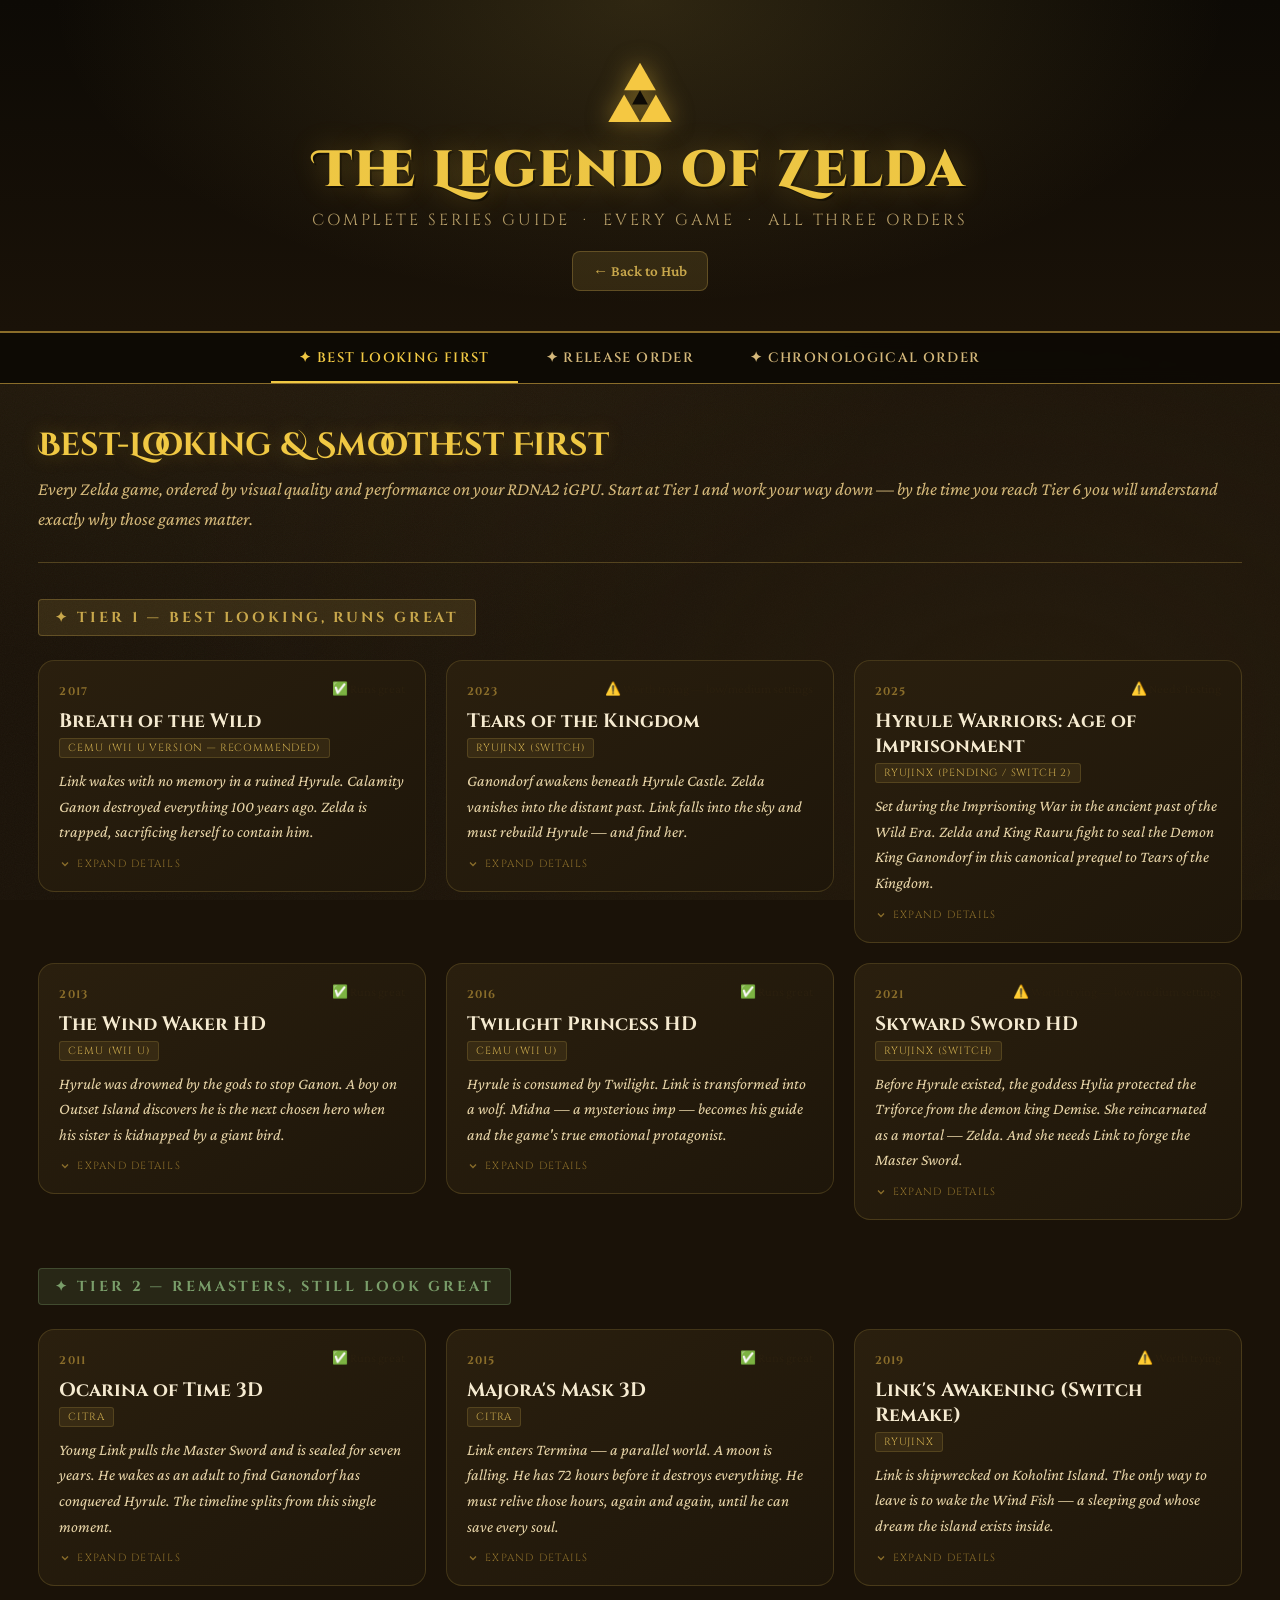
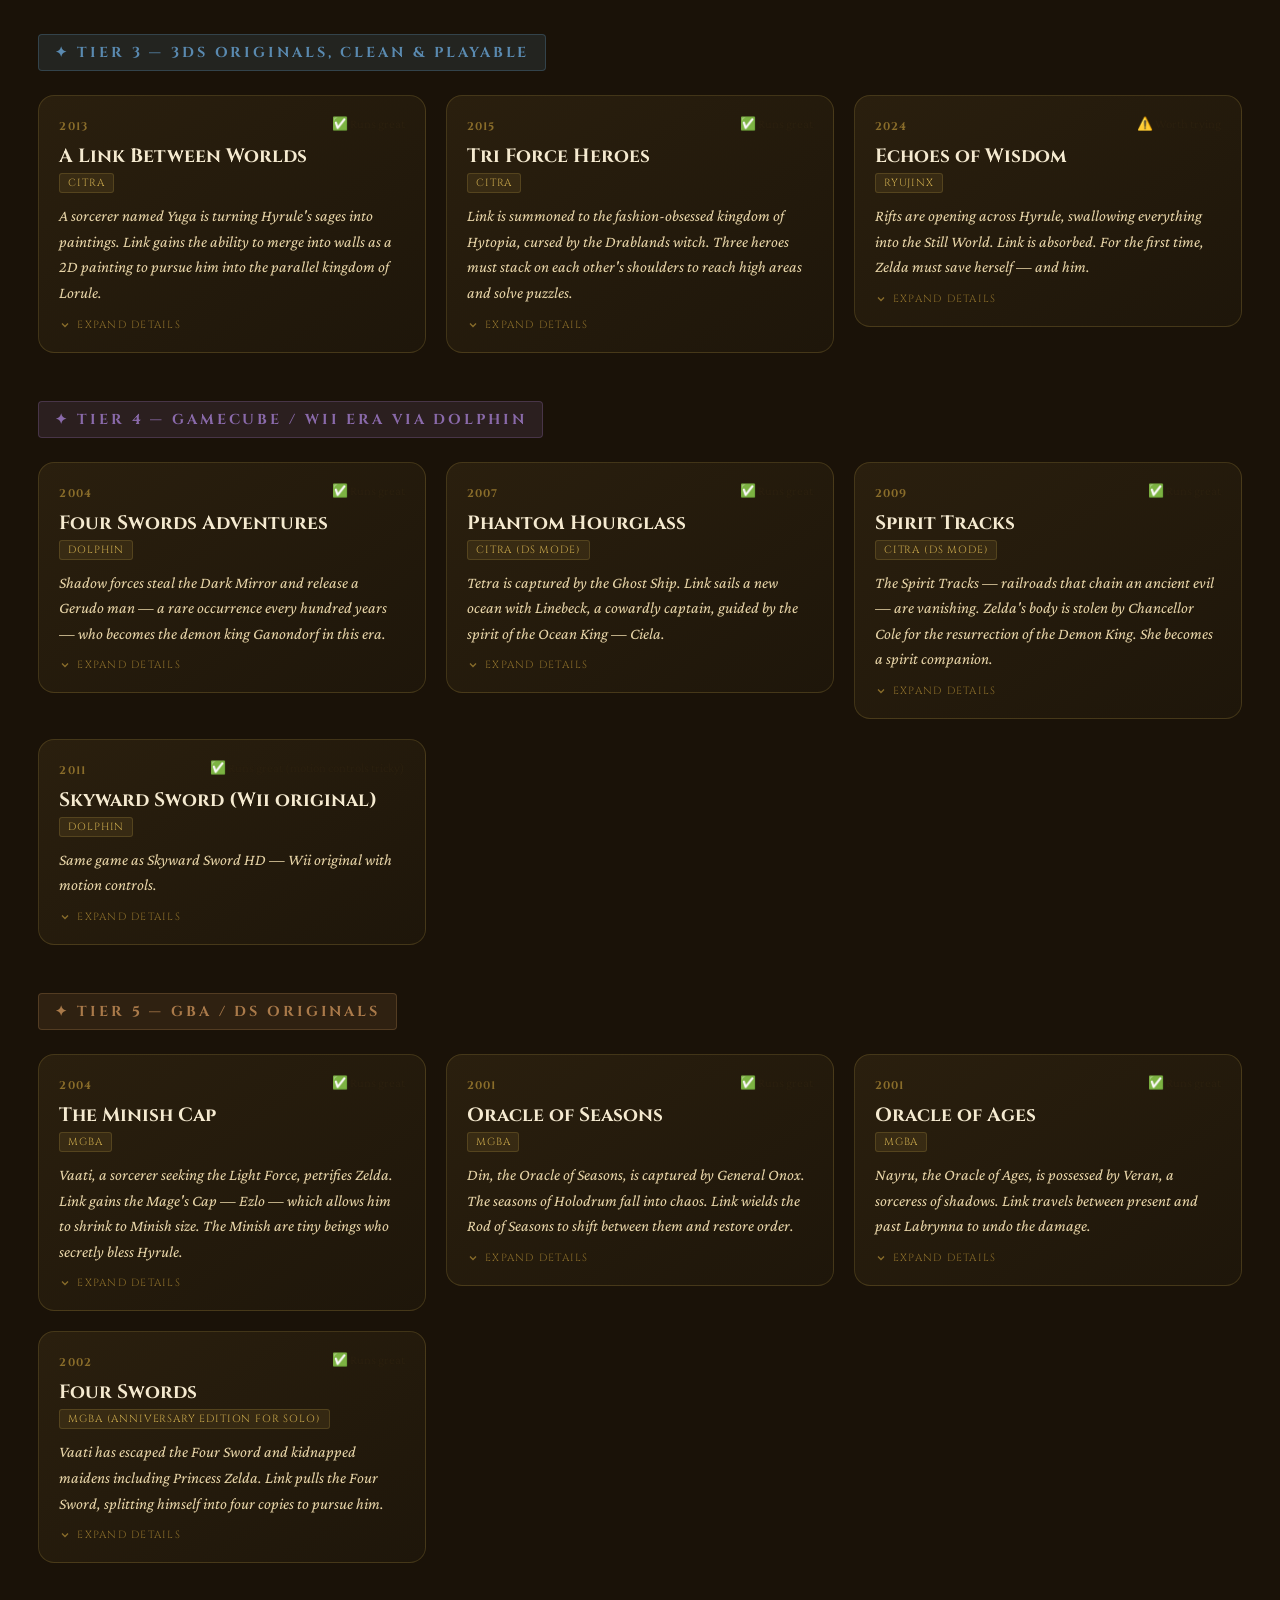
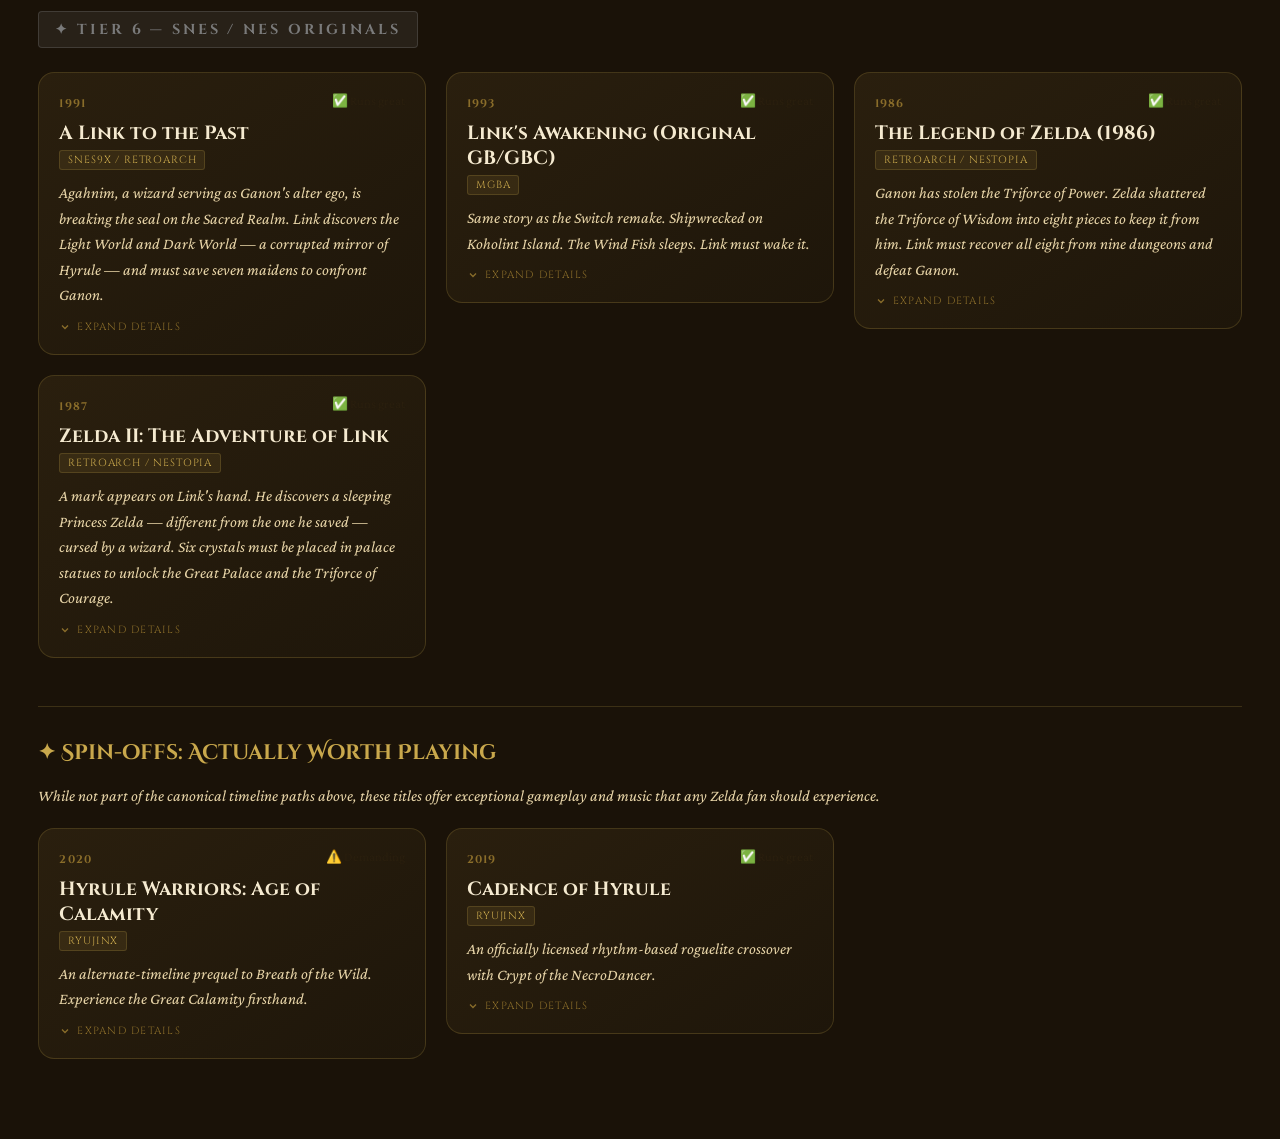
<file: Zelda/index.html>
<!DOCTYPE html>
<html lang="en">
<head>
  <meta charset="UTF-8">
  <meta name="viewport" content="width=device-width, initial-scale=1.0">
  <title>The Legend of Zelda — Complete Series Guide</title>
  <link rel="stylesheet" href="style.css">

  <!-- Modal styles (kept here to avoid file bloat) -->
  <style>
    #modal-overlay {
      position: fixed; inset: 0; z-index: 1000;
      background: rgba(10, 8, 4, 0.88);
      backdrop-filter: blur(6px);
      display: flex; align-items: center; justify-content: center;
      padding: 20px;
      opacity: 0; pointer-events: none;
      transition: opacity 0.3s ease;
    }
    #modal-overlay.open {
      opacity: 1; pointer-events: all;
    }
    #modal-box {
      background: linear-gradient(145deg, #2f2210 0%, #1a1208 100%);
      border: 1px solid rgba(201,168,76,0.35);
      border-radius: 16px;
      max-width: 680px; width: 100%;
      max-height: 85vh;
      overflow-y: auto;
      position: relative;
      padding: 32px;
      box-shadow: 0 24px 80px rgba(0,0,0,0.8), 0 0 40px rgba(201,168,76,0.08);
      transform: translateY(20px);
      transition: transform 0.3s ease;
    }
    #modal-overlay.open #modal-box { transform: translateY(0); }
    #modal-close {
      position: absolute; top: 16px; right: 16px;
      background: rgba(201,168,76,0.1);
      border: 1px solid rgba(201,168,76,0.2);
      border-radius: 50%;
      width: 36px; height: 36px;
      cursor: pointer;
      color: var(--gold);
      font-size: 1.1rem;
      display: flex; align-items: center; justify-content: center;
      transition: background 0.2s;
      line-height: 1;
    }
    #modal-close:hover { background: rgba(201,168,76,0.2); }
    #modal-box .detail-row {
      display: grid; grid-template-columns: 130px 1fr;
      gap: 8px; margin-bottom: 10px; align-items: baseline;
    }
    @media (max-width: 500px) {
      #modal-box { padding: 20px 16px; }
      #modal-box .detail-row { grid-template-columns: 1fr; gap: 2px; }
    }

    /* Spinoff section */
    .spinoff-section {
      margin-top: 48px;
      padding-top: 32px;
      border-top: 1px solid rgba(201,168,76,0.2);
    }
    .spinoff-section h3 {
      font-family: 'Cinzel Decorative', serif;
      font-size: clamp(0.95rem, 2.5vw, 1.3rem);
      color: var(--gold);
      margin-bottom: 20px;
    }
  </style>
</head>
<body>

  <!-- ─── HEADER ─── -->
  <header id="site-header">
    <div class="triforce-glyph" aria-hidden="true">
      <svg viewBox="0 0 100 87" xmlns="http://www.w3.org/2000/svg" width="80" height="70">
        <polygon points="50,3 72,41 28,41" fill="#f5c842"/>
        <polygon points="6,85 28,47 50,85" fill="#f5c842"/>
        <polygon points="72,47 94,85 50,85" fill="#f5c842"/>
        <polygon points="50,41 61,61 39,61" fill="#0d0a05"/>
      </svg>
    </div>

    <h1 class="site-title">The Legend of Zelda</h1>
    <p class="site-subtitle">Complete Series Guide &nbsp;·&nbsp; Every Game &nbsp;·&nbsp; All Three Orders</p>
    <a href="../index.html" class="back-link">&larr; Back to Hub</a>
  </header>

  <!-- ─── TAB NAV ─── -->
  <nav id="tab-nav" aria-label="Section navigation">
    <button class="tab-btn active" data-tab="visual">
      ✦ Best Looking First
    </button>
    <button class="tab-btn" data-tab="release">
      ✦ Release Order
    </button>
    <button class="tab-btn" data-tab="chrono">
      ✦ Chronological Order
    </button>
  </nav>

  <!-- ─── MAIN CONTENT ─── -->
  <main id="main-content">

    <!-- Section 1: Visual / Performance Order -->
    <div id="section-visual" class="section-panel active">
      <!-- Rendered by JS -->
    </div>

    <!-- Section 2: Release Order -->
    <div id="section-release" class="section-panel">
      <!-- Rendered by JS -->
    </div>

    <!-- Section 3: Chronological Order -->
    <div id="section-chrono" class="section-panel">
      <!-- Rendered by JS -->
    </div>

  </main>

  <!-- ─── MODAL ─── -->
  <div id="modal-overlay" role="dialog" aria-modal="true" aria-label="Game details">
    <div id="modal-box">
      <button id="modal-close" aria-label="Close">✕</button>
      <div id="modal-body"></div>
    </div>
  </div>

  <!-- ─── SCRIPTS ─── -->
  <script src="data.js"></script>
  <script src="app.js"></script>

</body>
</html>
</file>
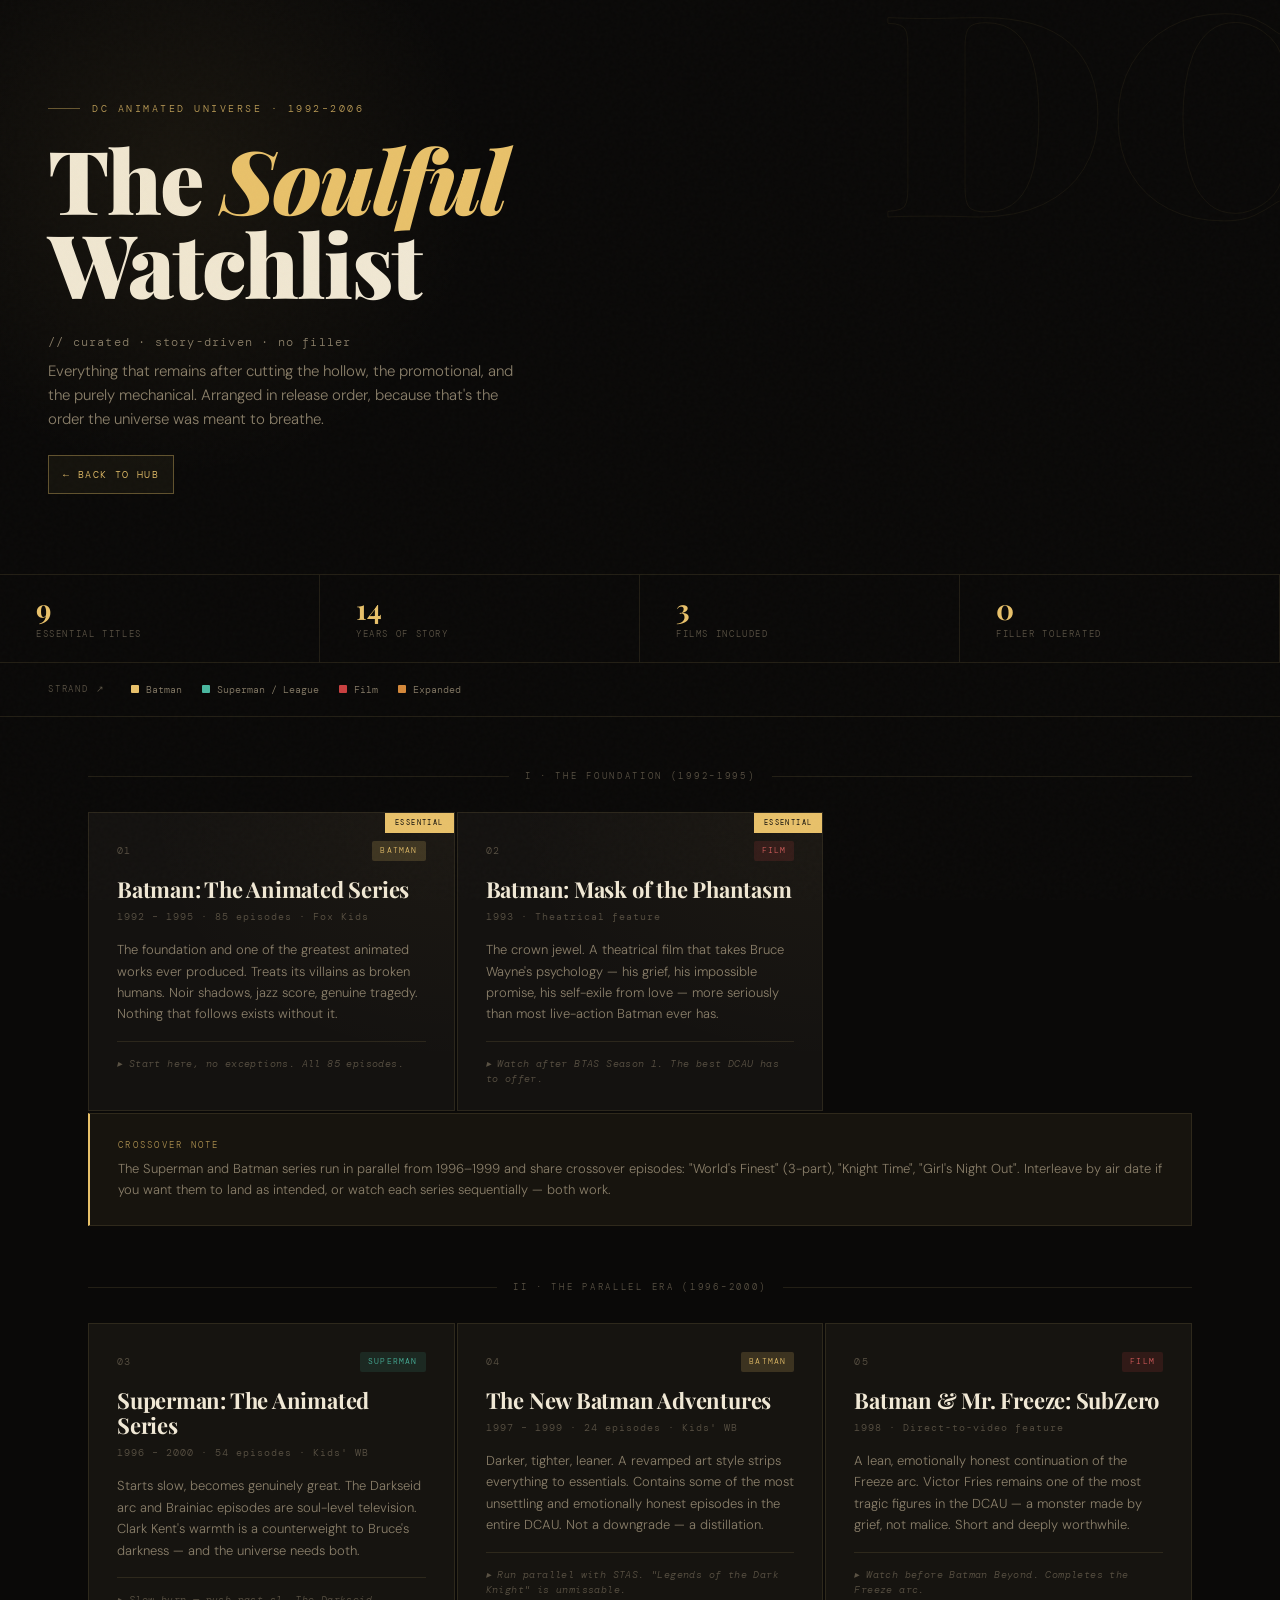
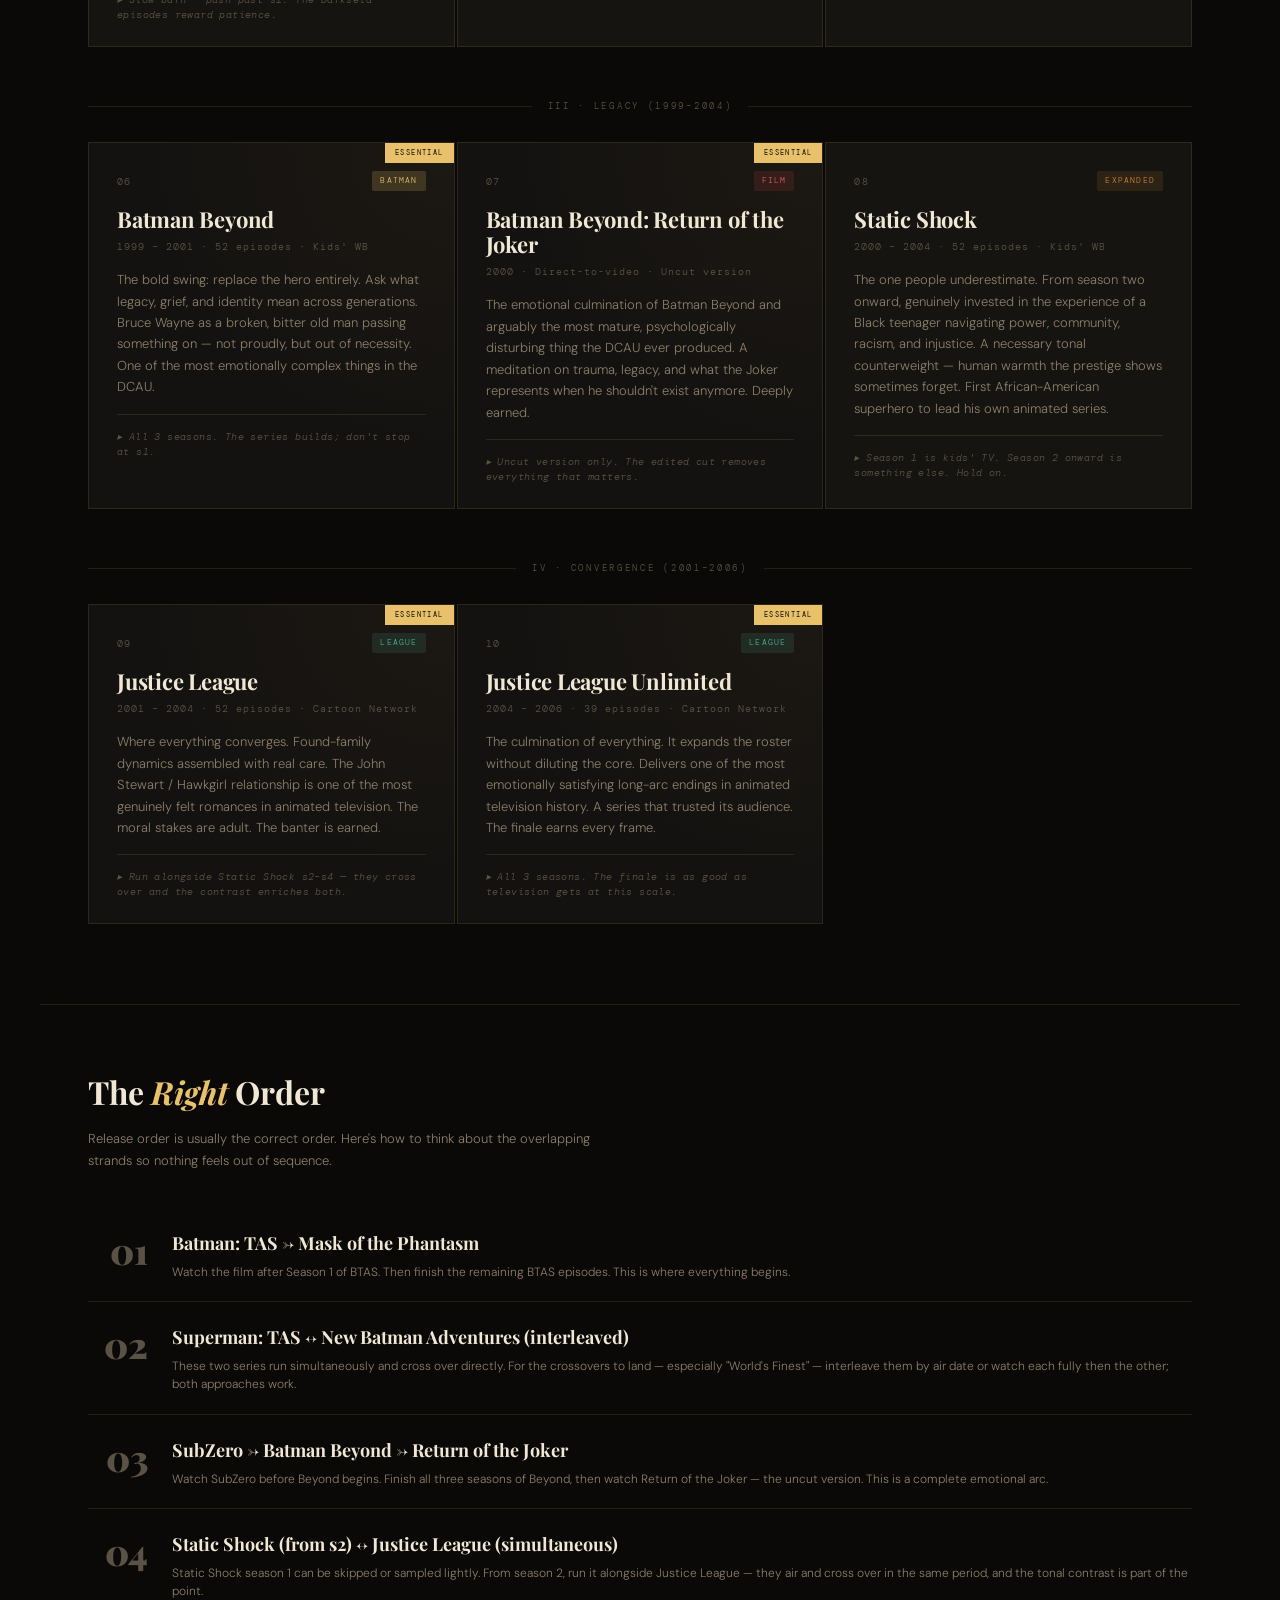
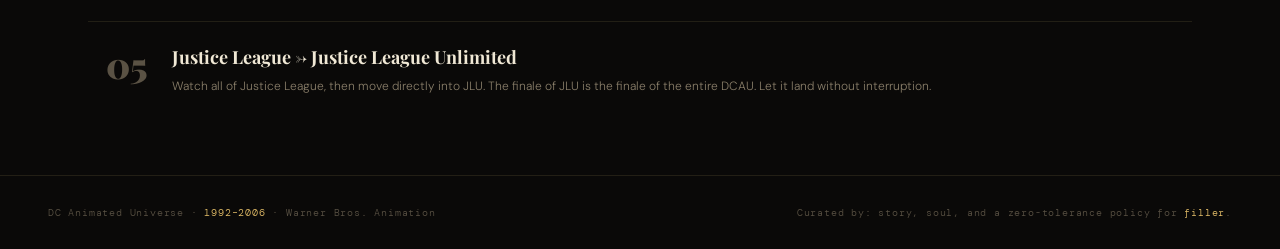
<file: dcau-watchlist.html>
<!DOCTYPE html>
<html lang="en">
<head>
<meta charset="UTF-8">
<meta name="viewport" content="width=device-width, initial-scale=1.0">
<title>DCAU — The Soulful Watchlist</title>
<link rel="preconnect" href="https://fonts.googleapis.com">
<link href="https://fonts.googleapis.com/css2?family=Playfair+Display:ital,wght@0,400;0,700;0,900;1,400;1,700&family=DM+Mono:ital,wght@0,300;0,400;1,300&family=DM+Sans:wght@300;400;500&display=swap" rel="stylesheet">
<style>
  *, *::before, *::after { box-sizing: border-box; margin: 0; padding: 0; }

  :root {
    --bg: #0a0908;
    --bg2: #111009;
    --surface: #161410;
    --border: rgba(255,220,140,0.10);
    --gold: #e8c16a;
    --gold-dim: rgba(232,193,106,0.18);
    --gold-glow: rgba(232,193,106,0.06);
    --red: #c94040;
    --red-dim: rgba(201,64,64,0.15);
    --teal: #4ab8a0;
    --teal-dim: rgba(74,184,160,0.12);
    --amber: #d4883a;
    --amber-dim: rgba(212,136,58,0.12);
    --text: #f0e8d5;
    --text-muted: #8a7f6a;
    --text-dim: #5a5244;
    --font-display: 'Playfair Display', Georgia, serif;
    --font-mono: 'DM Mono', monospace;
    --font-body: 'DM Sans', sans-serif;
  }

  html { scroll-behavior: smooth; }

  body {
    background: var(--bg);
    color: var(--text);
    font-family: var(--font-body);
    font-weight: 300;
    line-height: 1.7;
    min-height: 100vh;
    overflow-x: hidden;
  }

  /* Grain texture overlay */
  body::before {
    content: '';
    position: fixed;
    inset: 0;
    background-image: url("data:image/svg+xml,%3Csvg viewBox='0 0 256 256' xmlns='http://www.w3.org/2000/svg'%3E%3Cfilter id='noise'%3E%3CfeTurbulence type='fractalNoise' baseFrequency='0.9' numOctaves='4' stitchTiles='stitch'/%3E%3C/filter%3E%3Crect width='100%25' height='100%25' filter='url(%23noise)' opacity='0.04'/%3E%3C/svg%3E");
    pointer-events: none;
    z-index: 1000;
    opacity: 0.45;
  }

  /* Hero */
  .hero {
    position: relative;
    padding: 100px 48px 80px;
    border-bottom: 1px solid var(--border);
    overflow: hidden;
  }

  .hero::before {
    content: '';
    position: absolute;
    top: -120px; left: -120px;
    width: 600px; height: 600px;
    background: radial-gradient(circle, rgba(232,193,106,0.07) 0%, transparent 70%);
    pointer-events: none;
  }

  .hero::after {
    content: 'DC';
    position: absolute;
    right: -30px; top: -40px;
    font-family: var(--font-display);
    font-weight: 900;
    font-size: clamp(180px, 22vw, 320px);
    color: transparent;
    -webkit-text-stroke: 1px rgba(232,193,106,0.06);
    line-height: 1;
    pointer-events: none;
    user-select: none;
  }

  .hero-eyebrow {
    font-family: var(--font-mono);
    font-size: 10px;
    letter-spacing: 0.25em;
    text-transform: uppercase;
    color: var(--gold);
    opacity: 0.8;
    margin-bottom: 20px;
    display: flex;
    align-items: center;
    gap: 12px;
  }

  .hero-eyebrow::before {
    content: '';
    display: inline-block;
    width: 32px;
    height: 1px;
    background: var(--gold);
    opacity: 0.5;
  }

  .hero-title {
    font-family: var(--font-display);
    font-size: clamp(42px, 7vw, 88px);
    font-weight: 900;
    line-height: 0.95;
    letter-spacing: -0.02em;
    margin-bottom: 8px;
    max-width: 700px;
  }

  .hero-title em {
    font-style: italic;
    color: var(--gold);
  }

  .hero-subtitle {
    font-family: var(--font-mono);
    font-size: 12px;
    color: var(--text-muted);
    letter-spacing: 0.1em;
    margin-top: 28px;
    margin-bottom: 6px;
  }

  .hero-desc {
    font-size: 15px;
    color: var(--text-muted);
    max-width: 480px;
    line-height: 1.6;
    font-weight: 300;
  }

  .hero-actions {
    margin-top: 24px;
  }

  .hub-button {
    display: inline-flex;
    align-items: center;
    gap: 8px;
    font-family: var(--font-mono);
    font-size: 10px;
    letter-spacing: 0.14em;
    text-transform: uppercase;
    color: var(--gold);
    text-decoration: none;
    border: 1px solid rgba(232,193,106,0.36);
    padding: 10px 14px;
    background: rgba(232,193,106,0.05);
    transition: border-color 0.2s ease, background-color 0.2s ease, color 0.2s ease, transform 0.2s ease;
  }

  .hub-button:hover {
    border-color: var(--gold);
    background: rgba(232,193,106,0.12);
    color: #f7de9d;
    transform: translateY(-1px);
  }

  /* Stats bar */
  .stats-bar {
    display: flex;
    gap: 0;
    border-bottom: 1px solid var(--border);
    flex-wrap: wrap;
  }

  .stat {
    padding: 20px 36px;
    border-right: 1px solid var(--border);
    flex: 1;
    min-width: 120px;
  }

  .stat-num {
    font-family: var(--font-display);
    font-size: 28px;
    font-weight: 700;
    color: var(--gold);
    line-height: 1;
  }

  .stat-label {
    font-family: var(--font-mono);
    font-size: 9px;
    letter-spacing: 0.18em;
    text-transform: uppercase;
    color: var(--text-dim);
    margin-top: 4px;
  }

  /* Timeline */
  .timeline-container {
    padding: 0 48px 80px;
    max-width: 1200px;
    margin: 0 auto;
  }

  .strand-header {
    display: flex;
    align-items: center;
    gap: 16px;
    padding: 52px 0 28px;
  }

  .strand-line {
    flex: 1;
    height: 1px;
    background: var(--border);
  }

  .strand-label {
    font-family: var(--font-mono);
    font-size: 9px;
    letter-spacing: 0.3em;
    text-transform: uppercase;
    color: var(--text-dim);
    white-space: nowrap;
  }

  /* Card grid */
  .card-grid {
    display: grid;
    grid-template-columns: repeat(auto-fill, minmax(300px, 1fr));
    gap: 2px;
  }

  .card {
    position: relative;
    background: var(--surface);
    border: 1px solid var(--border);
    padding: 28px 28px 24px;
    cursor: default;
    transition: border-color 0.3s, background 0.3s, transform 0.2s;
    overflow: hidden;
    animation: fadeUp 0.5s ease both;
  }

  @keyframes fadeUp {
    from { opacity: 0; transform: translateY(16px); }
    to   { opacity: 1; transform: translateY(0); }
  }

  .card:nth-child(1) { animation-delay: 0.05s; }
  .card:nth-child(2) { animation-delay: 0.10s; }
  .card:nth-child(3) { animation-delay: 0.15s; }
  .card:nth-child(4) { animation-delay: 0.20s; }
  .card:nth-child(5) { animation-delay: 0.25s; }
  .card:nth-child(6) { animation-delay: 0.30s; }
  .card:nth-child(7) { animation-delay: 0.35s; }
  .card:nth-child(8) { animation-delay: 0.40s; }
  .card:nth-child(9) { animation-delay: 0.45s; }

  .card:hover {
    border-color: rgba(232,193,106,0.28);
    background: #1a1712;
    transform: translateY(-2px);
  }

  .card::before {
    content: '';
    position: absolute;
    top: 0; left: 0; right: 0;
    height: 2px;
    opacity: 0;
    transition: opacity 0.3s;
  }

  .card:hover::before { opacity: 1; }

  /* Accent colours per strand */
  .card.strand-batman::before { background: var(--gold); }
  .card.strand-superman::before { background: var(--teal); }
  .card.strand-league::before { background: var(--teal); }
  .card.strand-film::before { background: var(--red); }
  .card.strand-expanded::before { background: var(--amber); }

  .card-number {
    font-family: var(--font-mono);
    font-size: 10px;
    color: var(--text-dim);
    letter-spacing: 0.12em;
    margin-bottom: 16px;
    display: flex;
    align-items: center;
    justify-content: space-between;
  }

  .card-badge {
    font-family: var(--font-mono);
    font-size: 8px;
    letter-spacing: 0.15em;
    text-transform: uppercase;
    padding: 3px 8px;
    border-radius: 2px;
  }

  .badge-batman  { background: var(--gold-dim);  color: var(--gold); }
  .badge-superman{ background: var(--teal-dim);  color: var(--teal); }
  .badge-film    { background: var(--red-dim);   color: #e06060; }
  .badge-expanded{ background: var(--amber-dim); color: var(--amber); }
  .badge-league  { background: var(--teal-dim);  color: var(--teal); }

  .card-title {
    font-family: var(--font-display);
    font-size: 22px;
    font-weight: 700;
    line-height: 1.15;
    letter-spacing: -0.01em;
    margin-bottom: 6px;
    color: var(--text);
  }

  .card-years {
    font-family: var(--font-mono);
    font-size: 10px;
    color: var(--text-dim);
    letter-spacing: 0.1em;
    margin-bottom: 14px;
  }

  .card-desc {
    font-size: 13px;
    color: var(--text-muted);
    line-height: 1.65;
    font-weight: 300;
  }

  .card-note {
    margin-top: 16px;
    padding-top: 14px;
    border-top: 1px solid var(--border);
    font-family: var(--font-mono);
    font-size: 10px;
    color: var(--text-dim);
    letter-spacing: 0.04em;
    font-style: italic;
    line-height: 1.5;
  }

  /* Essential flag */
  .card.essential {
    background: #141210;
  }

  .essential-flag {
    position: absolute;
    top: 0; right: 0;
    background: var(--gold);
    color: #0a0908;
    font-family: var(--font-mono);
    font-size: 7px;
    font-weight: 400;
    letter-spacing: 0.2em;
    text-transform: uppercase;
    padding: 4px 10px;
  }

  /* Glow on essential cards */
  .card.essential::after {
    content: '';
    position: absolute;
    inset: 0;
    background: radial-gradient(ellipse at top right, rgba(232,193,106,0.04), transparent 60%);
    pointer-events: none;
  }

  /* Interlude notes */
  .interlude {
    padding: 24px 28px;
    border: 1px solid var(--border);
    border-left: 2px solid var(--gold);
    margin: 2px 0;
    background: var(--gold-glow);
  }

  .interlude-label {
    font-family: var(--font-mono);
    font-size: 9px;
    letter-spacing: 0.25em;
    text-transform: uppercase;
    color: var(--gold);
    margin-bottom: 6px;
    opacity: 0.7;
  }

  .interlude-text {
    font-size: 13px;
    color: var(--text-muted);
    line-height: 1.6;
  }

  /* Order guide section */
  .order-section {
    padding: 60px 48px;
    border-top: 1px solid var(--border);
    max-width: 1200px;
    margin: 0 auto;
  }

  .order-section h2 {
    font-family: var(--font-display);
    font-size: 32px;
    font-weight: 700;
    margin-bottom: 8px;
  }

  .order-section h2 em { color: var(--gold); font-style: italic; }

  .order-intro {
    font-size: 13px;
    color: var(--text-muted);
    margin-bottom: 36px;
    max-width: 520px;
  }

  .order-timeline {
    display: flex;
    flex-direction: column;
    gap: 0;
  }

  .order-step {
    display: grid;
    grid-template-columns: 60px 1fr;
    gap: 0 24px;
    align-items: start;
    padding: 20px 0;
    border-bottom: 1px solid var(--border);
    position: relative;
  }

  .order-step:last-child { border-bottom: none; }

  .order-num {
    font-family: var(--font-display);
    font-size: 36px;
    font-weight: 900;
    color: var(--text-dim);
    line-height: 1;
    padding-top: 4px;
    text-align: right;
    transition: color 0.2s;
  }

  .order-step:hover .order-num { color: var(--gold); }

  .order-content {}

  .order-title {
    font-family: var(--font-display);
    font-size: 18px;
    font-weight: 700;
    margin-bottom: 4px;
  }

  .order-note {
    font-size: 12px;
    color: var(--text-muted);
    line-height: 1.55;
  }

  /* Footer */
  footer {
    border-top: 1px solid var(--border);
    padding: 28px 48px;
    display: flex;
    justify-content: space-between;
    align-items: center;
    flex-wrap: wrap;
    gap: 12px;
  }

  footer p {
    font-family: var(--font-mono);
    font-size: 10px;
    color: var(--text-dim);
    letter-spacing: 0.08em;
  }

  footer span { color: var(--gold); }

  /* Legend */
  .legend {
    display: flex;
    gap: 20px;
    flex-wrap: wrap;
    padding: 18px 48px;
    border-bottom: 1px solid var(--border);
    align-items: center;
  }

  .legend-label {
    font-family: var(--font-mono);
    font-size: 9px;
    letter-spacing: 0.2em;
    text-transform: uppercase;
    color: var(--text-dim);
    margin-right: 6px;
  }

  .legend-item {
    display: flex;
    align-items: center;
    gap: 7px;
    font-family: var(--font-mono);
    font-size: 10px;
    color: var(--text-muted);
  }

  .legend-dot {
    width: 8px; height: 8px; border-radius: 1px;
  }

  .dot-batman  { background: var(--gold); }
  .dot-superman{ background: var(--teal); }
  .dot-film    { background: var(--red); }
  .dot-expanded{ background: var(--amber); }

  /* Responsive */
  @media (max-width: 680px) {
    .hero { padding: 64px 24px 52px; }
    .hero::after { font-size: 120px; right: -20px; top: -20px; }
    .hub-button { width: 100%; justify-content: center; }
    .timeline-container { padding: 0 24px 60px; }
    .order-section { padding: 48px 24px; }
    .legend { padding: 16px 24px; gap: 12px; }
    footer { padding: 24px 24px; }
    .stat { padding: 16px 20px; }
    .card-grid { grid-template-columns: 1fr; }
  }

  @media (max-width: 900px) {
    .card-grid { grid-template-columns: 1fr; }
  }
</style>
</head>
<body>

<!-- Hero -->
<header class="hero">
  <div class="hero-eyebrow">DC Animated Universe · 1992–2006</div>
  <h1 class="hero-title">The <em>Soulful</em><br>Watchlist</h1>
  <p class="hero-subtitle">// curated · story-driven · no filler</p>
  <p class="hero-desc">Everything that remains after cutting the hollow, the promotional, and the purely mechanical. Arranged in release order, because that's the order the universe was meant to breathe.</p>
  <div class="hero-actions">
    <a class="hub-button" href="index.html" aria-label="Back to Media Universe Hub">&larr; Back to Hub</a>
  </div>
</header>

<!-- Stats bar -->
<div class="stats-bar">
  <div class="stat">
    <div class="stat-num">9</div>
    <div class="stat-label">Essential titles</div>
  </div>
  <div class="stat">
    <div class="stat-num">14</div>
    <div class="stat-label">Years of story</div>
  </div>
  <div class="stat">
    <div class="stat-num">3</div>
    <div class="stat-label">Films included</div>
  </div>
  <div class="stat">
    <div class="stat-num">0</div>
    <div class="stat-label">Filler tolerated</div>
  </div>
</div>

<!-- Legend -->
<div class="legend">
  <span class="legend-label">Strand ↗</span>
  <div class="legend-item"><span class="legend-dot dot-batman"></span>Batman</div>
  <div class="legend-item"><span class="legend-dot dot-superman"></span>Superman / League</div>
  <div class="legend-item"><span class="legend-dot dot-film"></span>Film</div>
  <div class="legend-item"><span class="legend-dot dot-expanded"></span>Expanded</div>
</div>

<!-- Main Timeline -->
<main class="timeline-container">

  <!-- Batman Strand: Foundations -->
  <div class="strand-header">
    <div class="strand-line"></div>
    <div class="strand-label">I · The Foundation (1992–1995)</div>
    <div class="strand-line"></div>
  </div>

  <div class="card-grid">

    <div class="card strand-batman essential" style="animation-delay:0.05s">
      <span class="essential-flag">Essential</span>
      <div class="card-number">01 <span class="card-badge badge-batman">Batman</span></div>
      <div class="card-title">Batman: The Animated Series</div>
      <div class="card-years">1992 – 1995 · 85 episodes · Fox Kids</div>
      <div class="card-desc">The foundation and one of the greatest animated works ever produced. Treats its villains as broken humans. Noir shadows, jazz score, genuine tragedy. Nothing that follows exists without it.</div>
      <div class="card-note">▸ Start here, no exceptions. All 85 episodes.</div>
    </div>

    <div class="card strand-film essential" style="animation-delay:0.10s">
      <span class="essential-flag">Essential</span>
      <div class="card-number">02 <span class="card-badge badge-film">Film</span></div>
      <div class="card-title">Batman: Mask of the Phantasm</div>
      <div class="card-years">1993 · Theatrical feature</div>
      <div class="card-desc">The crown jewel. A theatrical film that takes Bruce Wayne's psychology — his grief, his impossible promise, his self-exile from love — more seriously than most live-action Batman ever has.</div>
      <div class="card-note">▸ Watch after BTAS Season 1. The best DCAU has to offer.</div>
    </div>

  </div>

  <!-- Interlude -->
  <div class="interlude">
    <div class="interlude-label">Crossover note</div>
    <div class="interlude-text">The Superman and Batman series run in parallel from 1996–1999 and share crossover episodes: "World's Finest" (3-part), "Knight Time", "Girl's Night Out". Interleave by air date if you want them to land as intended, or watch each series sequentially — both work.</div>
  </div>

  <!-- The Parallel Era -->
  <div class="strand-header">
    <div class="strand-line"></div>
    <div class="strand-label">II · The Parallel Era (1996–2000)</div>
    <div class="strand-line"></div>
  </div>

  <div class="card-grid">

    <div class="card strand-superman" style="animation-delay:0.05s">
      <div class="card-number">03 <span class="card-badge badge-superman">Superman</span></div>
      <div class="card-title">Superman: The Animated Series</div>
      <div class="card-years">1996 – 2000 · 54 episodes · Kids' WB</div>
      <div class="card-desc">Starts slow, becomes genuinely great. The Darkseid arc and Brainiac episodes are soul-level television. Clark Kent's warmth is a counterweight to Bruce's darkness — and the universe needs both.</div>
      <div class="card-note">▸ Slow burn — push past s1. The Darkseid episodes reward patience.</div>
    </div>

    <div class="card strand-batman" style="animation-delay:0.10s">
      <div class="card-number">04 <span class="card-badge badge-batman">Batman</span></div>
      <div class="card-title">The New Batman Adventures</div>
      <div class="card-years">1997 – 1999 · 24 episodes · Kids' WB</div>
      <div class="card-desc">Darker, tighter, leaner. A revamped art style strips everything to essentials. Contains some of the most unsettling and emotionally honest episodes in the entire DCAU. Not a downgrade — a distillation.</div>
      <div class="card-note">▸ Run parallel with STAS. "Legends of the Dark Knight" is unmissable.</div>
    </div>

    <div class="card strand-film" style="animation-delay:0.15s">
      <div class="card-number">05 <span class="card-badge badge-film">Film</span></div>
      <div class="card-title">Batman &amp; Mr. Freeze: SubZero</div>
      <div class="card-years">1998 · Direct-to-video feature</div>
      <div class="card-desc">A lean, emotionally honest continuation of the Freeze arc. Victor Fries remains one of the most tragic figures in the DCAU — a monster made by grief, not malice. Short and deeply worthwhile.</div>
      <div class="card-note">▸ Watch before Batman Beyond. Completes the Freeze arc.</div>
    </div>

  </div>

  <!-- The Legacy Era -->
  <div class="strand-header">
    <div class="strand-line"></div>
    <div class="strand-label">III · Legacy (1999–2004)</div>
    <div class="strand-line"></div>
  </div>

  <div class="card-grid">

    <div class="card strand-batman essential" style="animation-delay:0.05s">
      <span class="essential-flag">Essential</span>
      <div class="card-number">06 <span class="card-badge badge-batman">Batman</span></div>
      <div class="card-title">Batman Beyond</div>
      <div class="card-years">1999 – 2001 · 52 episodes · Kids' WB</div>
      <div class="card-desc">The bold swing: replace the hero entirely. Ask what legacy, grief, and identity mean across generations. Bruce Wayne as a broken, bitter old man passing something on — not proudly, but out of necessity. One of the most emotionally complex things in the DCAU.</div>
      <div class="card-note">▸ All 3 seasons. The series builds; don't stop at s1.</div>
    </div>

    <div class="card strand-film essential" style="animation-delay:0.10s">
      <span class="essential-flag">Essential</span>
      <div class="card-number">07 <span class="card-badge badge-film">Film</span></div>
      <div class="card-title">Batman Beyond: Return of the Joker</div>
      <div class="card-years">2000 · Direct-to-video · Uncut version</div>
      <div class="card-desc">The emotional culmination of Batman Beyond and arguably the most mature, psychologically disturbing thing the DCAU ever produced. A meditation on trauma, legacy, and what the Joker represents when he shouldn't exist anymore. Deeply earned.</div>
      <div class="card-note">▸ Uncut version only. The edited cut removes everything that matters.</div>
    </div>

    <div class="card strand-expanded" style="animation-delay:0.15s">
      <div class="card-number">08 <span class="card-badge badge-expanded">Expanded</span></div>
      <div class="card-title">Static Shock</div>
      <div class="card-years">2000 – 2004 · 52 episodes · Kids' WB</div>
      <div class="card-desc">The one people underestimate. From season two onward, genuinely invested in the experience of a Black teenager navigating power, community, racism, and injustice. A necessary tonal counterweight — human warmth the prestige shows sometimes forget. First African-American superhero to lead his own animated series.</div>
      <div class="card-note">▸ Season 1 is kids' TV. Season 2 onward is something else. Hold on.</div>
    </div>

  </div>

  <!-- The Convergence -->
  <div class="strand-header">
    <div class="strand-line"></div>
    <div class="strand-label">IV · Convergence (2001–2006)</div>
    <div class="strand-line"></div>
  </div>

  <div class="card-grid">

    <div class="card strand-league essential" style="animation-delay:0.05s">
      <span class="essential-flag">Essential</span>
      <div class="card-number">09 <span class="card-badge badge-league">League</span></div>
      <div class="card-title">Justice League</div>
      <div class="card-years">2001 – 2004 · 52 episodes · Cartoon Network</div>
      <div class="card-desc">Where everything converges. Found-family dynamics assembled with real care. The John Stewart / Hawkgirl relationship is one of the most genuinely felt romances in animated television. The moral stakes are adult. The banter is earned.</div>
      <div class="card-note">▸ Run alongside Static Shock s2–s4 — they cross over and the contrast enriches both.</div>
    </div>

    <div class="card strand-league essential" style="animation-delay:0.10s">
      <span class="essential-flag">Essential</span>
      <div class="card-number">10 <span class="card-badge badge-league">League</span></div>
      <div class="card-title">Justice League Unlimited</div>
      <div class="card-years">2004 – 2006 · 39 episodes · Cartoon Network</div>
      <div class="card-desc">The culmination of everything. It expands the roster without diluting the core. Delivers one of the most emotionally satisfying long-arc endings in animated television history. A series that trusted its audience. The finale earns every frame.</div>
      <div class="card-note">▸ All 3 seasons. The finale is as good as television gets at this scale.</div>
    </div>

  </div>

</main>

<!-- Watch Order Guide -->
<section class="order-section">
  <h2>The <em>Right</em> Order</h2>
  <p class="order-intro">Release order is usually the correct order. Here's how to think about the overlapping strands so nothing feels out of sequence.</p>
  <div class="order-timeline">
    <div class="order-step">
      <div class="order-num">01</div>
      <div class="order-content">
        <div class="order-title">Batman: TAS → Mask of the Phantasm</div>
        <div class="order-note">Watch the film after Season 1 of BTAS. Then finish the remaining BTAS episodes. This is where everything begins.</div>
      </div>
    </div>
    <div class="order-step">
      <div class="order-num">02</div>
      <div class="order-content">
        <div class="order-title">Superman: TAS ↔ New Batman Adventures (interleaved)</div>
        <div class="order-note">These two series run simultaneously and cross over directly. For the crossovers to land — especially "World's Finest" — interleave them by air date or watch each fully then the other; both approaches work.</div>
      </div>
    </div>
    <div class="order-step">
      <div class="order-num">03</div>
      <div class="order-content">
        <div class="order-title">SubZero → Batman Beyond → Return of the Joker</div>
        <div class="order-note">Watch SubZero before Beyond begins. Finish all three seasons of Beyond, then watch Return of the Joker — the uncut version. This is a complete emotional arc.</div>
      </div>
    </div>
    <div class="order-step">
      <div class="order-num">04</div>
      <div class="order-content">
        <div class="order-title">Static Shock (from s2) ↔ Justice League (simultaneous)</div>
        <div class="order-note">Static Shock season 1 can be skipped or sampled lightly. From season 2, run it alongside Justice League — they air and cross over in the same period, and the tonal contrast is part of the point.</div>
      </div>
    </div>
    <div class="order-step">
      <div class="order-num">05</div>
      <div class="order-content">
        <div class="order-title">Justice League → Justice League Unlimited</div>
        <div class="order-note">Watch all of Justice League, then move directly into JLU. The finale of JLU is the finale of the entire DCAU. Let it land without interruption.</div>
      </div>
    </div>
  </div>
</section>

<!-- Footer -->
<footer>
  <p>DC Animated Universe · <span>1992–2006</span> · Warner Bros. Animation</p>
  <p>Curated by: story, soul, and a zero-tolerance policy for <span>filler</span>.</p>
</footer>

</body>
</html>
</file>
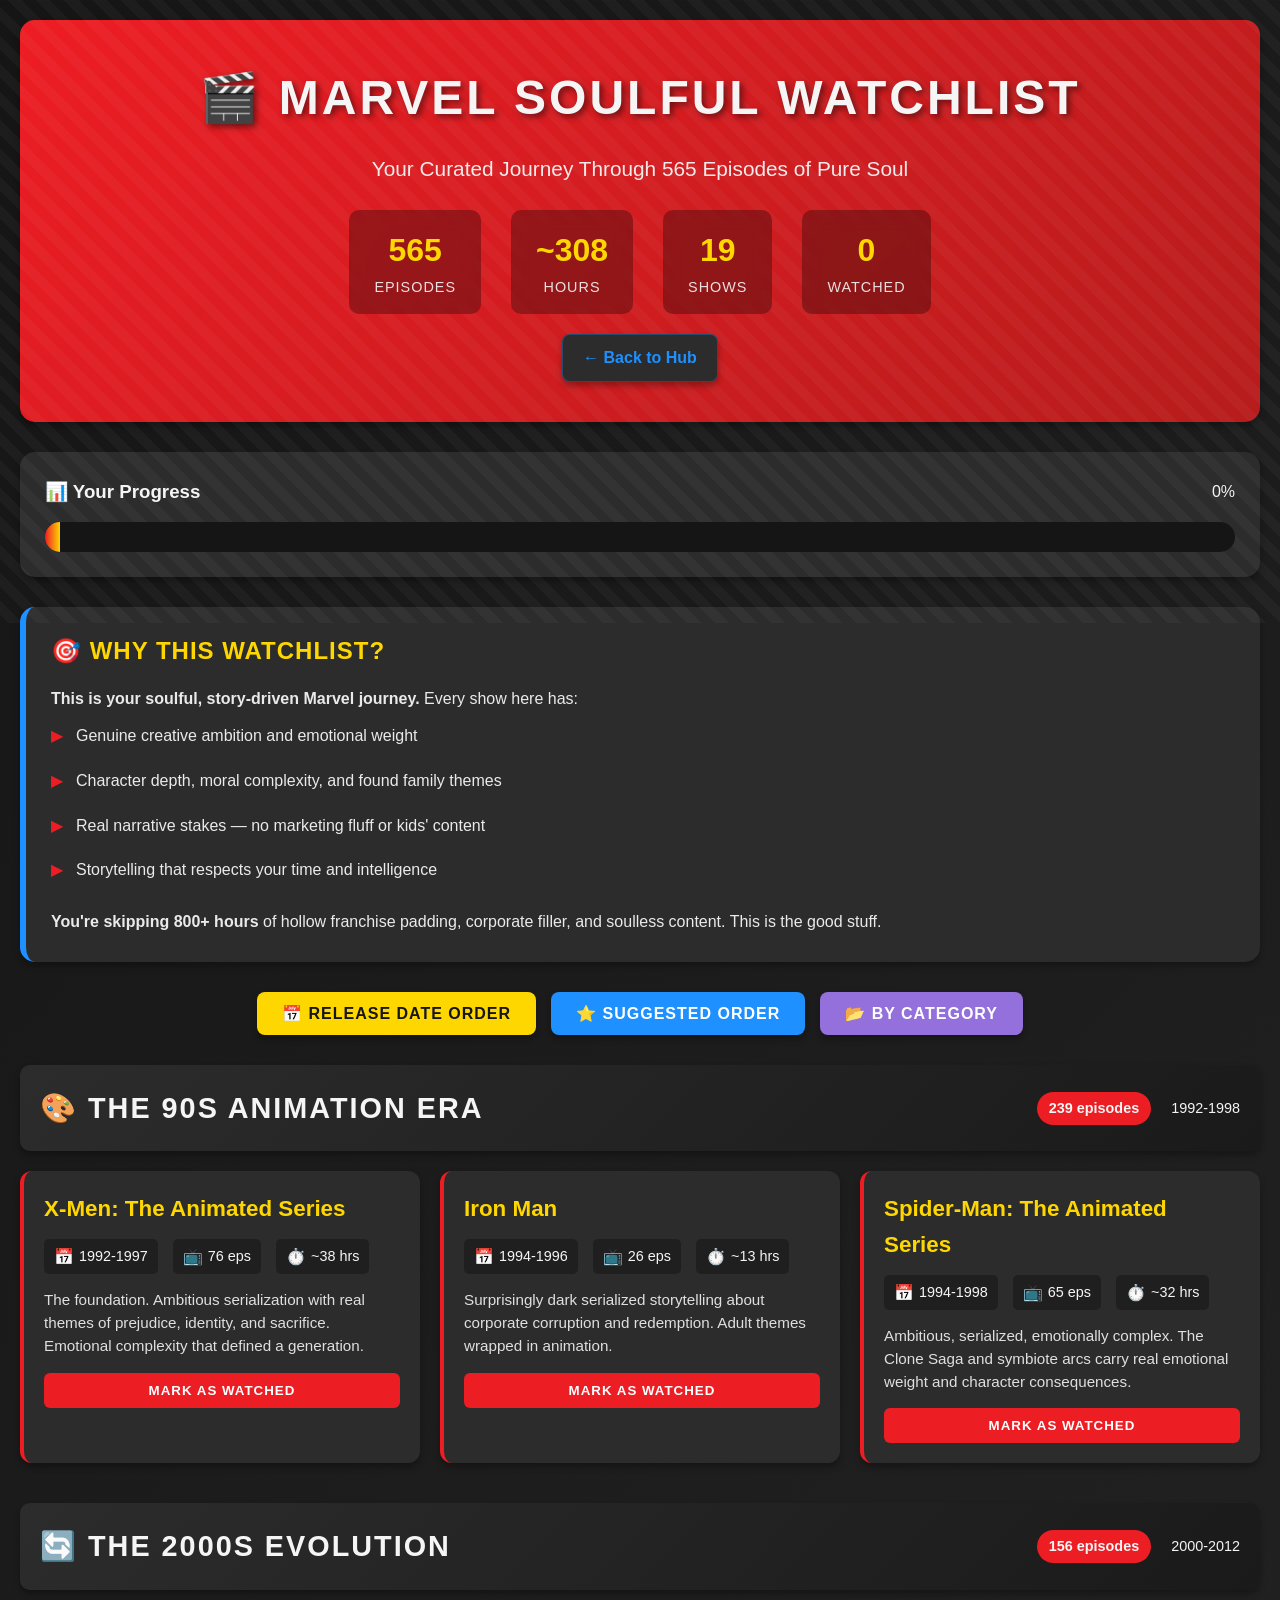
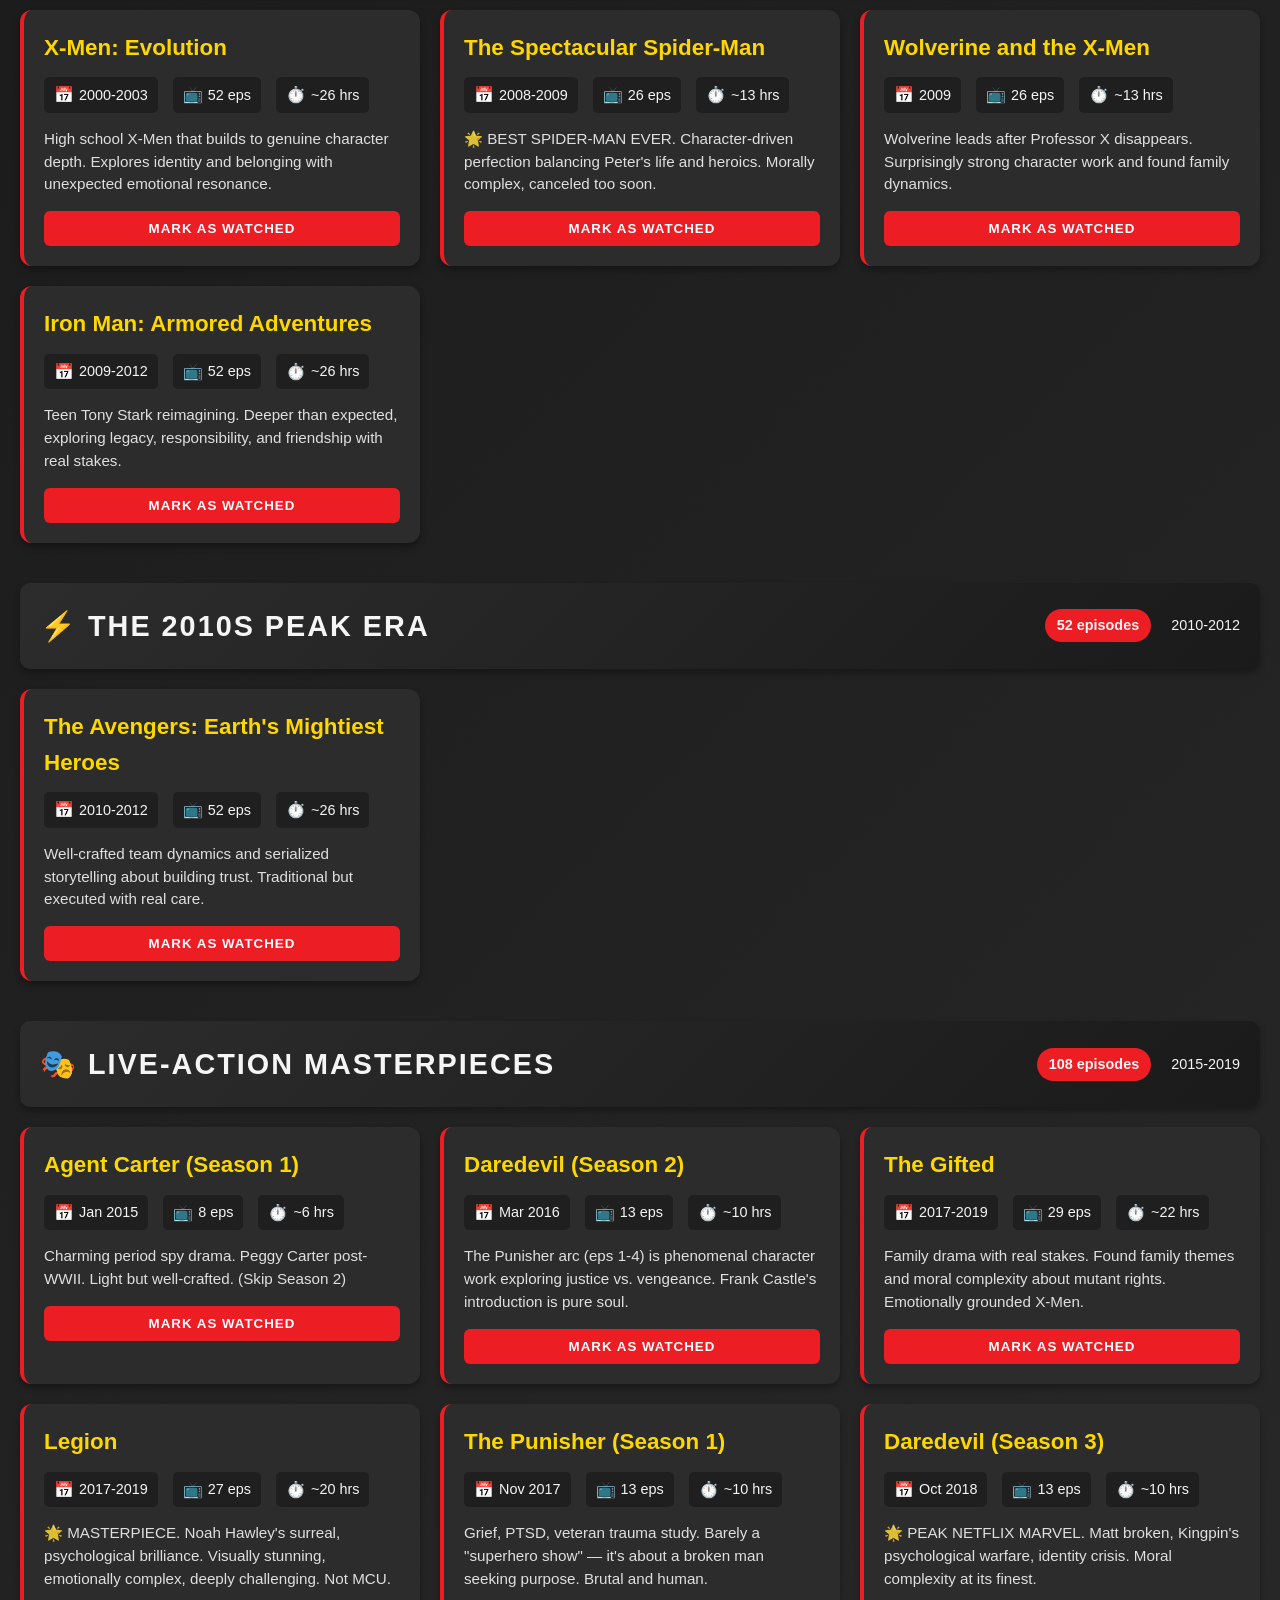
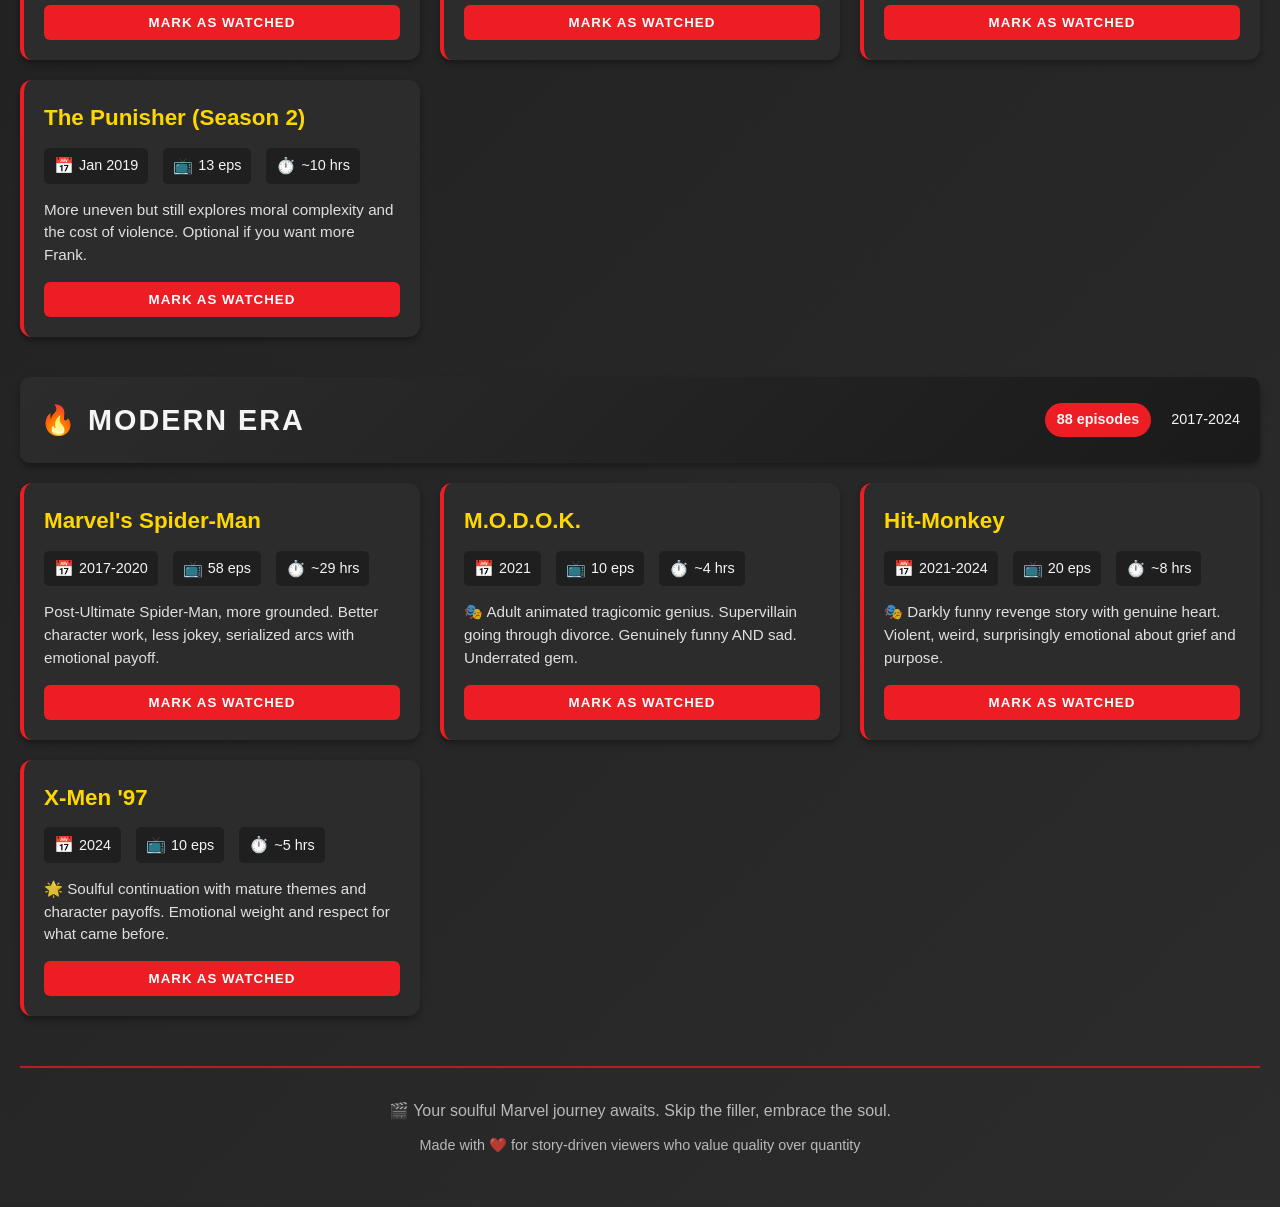
<file: marvel_watchlist.html>
<!DOCTYPE html>
<html lang="en">
<head>
    <meta charset="UTF-8">
    <meta name="viewport" content="width=device-width, initial-scale=1.0">
    <title>Marvel Soulful Watchlist | 565 Episodes of Pure Soul</title>
    <style>
        * {
            margin: 0;
            padding: 0;
            box-sizing: border-box;
        }

        :root {
            --marvel-red: #ed1d24;
            --marvel-dark: #151515;
            --marvel-gray: #2c2c2c;
            --marvel-light: #f5f5f5;
            --accent-blue: #1e90ff;
            --accent-purple: #9370db;
            --accent-gold: #ffd700;
            --success-green: #00ff00;
            --shadow: 0 4px 6px rgba(0, 0, 0, 0.3);
        }

        body {
            font-family: 'Segoe UI', Tahoma, Geneva, Verdana, sans-serif;
            background: linear-gradient(135deg, var(--marvel-dark) 0%, var(--marvel-gray) 100%);
            color: var(--marvel-light);
            line-height: 1.6;
            min-height: 100vh;
            padding: 20px;
        }

        .container {
            max-width: 1400px;
            margin: 0 auto;
        }

        /* Header Styles */
        header {
            text-align: center;
            padding: 40px 20px;
            background: linear-gradient(135deg, var(--marvel-red) 0%, #b71c1c 100%);
            border-radius: 15px;
            margin-bottom: 30px;
            box-shadow: var(--shadow);
            position: relative;
        }

        header::before {
            content: '';
            position: absolute;
            top: -50%;
            left: -50%;
            width: 200%;
            height: 200%;
            background: repeating-linear-gradient(
                45deg,
                transparent,
                transparent 10px,
                rgba(255, 255, 255, 0.03) 10px,
                rgba(255, 255, 255, 0.03) 20px
            );
            animation: slide 20s linear infinite;
        }

        @keyframes slide {
            0% { transform: translate(0, 0); }
            100% { transform: translate(50px, 50px); }
        }

        h1 {
            font-size: 3em;
            font-weight: 900;
            text-transform: uppercase;
            letter-spacing: 3px;
            margin-bottom: 15px;
            text-shadow: 3px 3px 6px rgba(0, 0, 0, 0.5);
            position: relative;
            z-index: 1;
        }

        .subtitle {
            font-size: 1.3em;
            opacity: 0.95;
            margin-bottom: 20px;
            position: relative;
            z-index: 1;
        }

        .stats {
            display: flex;
            justify-content: center;
            gap: 30px;
            flex-wrap: wrap;
            margin-top: 25px;
            position: relative;
            z-index: 1;
        }

        .stat-box {
            background: rgba(0, 0, 0, 0.3);
            padding: 15px 25px;
            border-radius: 10px;
            backdrop-filter: blur(10px);
        }

        .stat-number {
            font-size: 2em;
            font-weight: bold;
            color: var(--accent-gold);
        }

        .stat-label {
            font-size: 0.9em;
            opacity: 0.9;
            text-transform: uppercase;
            letter-spacing: 1px;
        }

        /* Controls */
        .controls {
            display: flex;
            justify-content: center;
            gap: 15px;
            margin-bottom: 30px;
            flex-wrap: wrap;
        }

        .btn {
            padding: 12px 25px;
            border: none;
            border-radius: 8px;
            font-size: 1em;
            font-weight: 600;
            cursor: pointer;
            transition: all 0.3s ease;
            text-transform: uppercase;
            letter-spacing: 1px;
            box-shadow: var(--shadow);
        }

        .btn-primary {
            background: var(--marvel-red);
            color: white;
        }

        .btn-secondary {
            background: var(--accent-blue);
            color: white;
        }

        .btn-tertiary {
            background: var(--accent-purple);
            color: white;
        }

        .btn:hover {
            transform: translateY(-2px);
            box-shadow: 0 6px 12px rgba(0, 0, 0, 0.4);
        }

        .btn.active {
            background: var(--accent-gold);
            color: var(--marvel-dark);
        }

        /* Back Button */
        .back-to-tracker {
            display: inline-block;
            margin-top: 20px;
            padding: 10px 20px;
            background: var(--marvel-gray);
            color: var(--accent-blue);
            border: 1px solid rgba(30, 144, 255, 0.3);
            border-radius: 8px;
            font-weight: 600;
            text-decoration: none;
            transition: all 0.3s ease;
            box-shadow: var(--shadow);
            position: relative;
            z-index: 10;
            cursor: pointer;
        }

        .back-to-tracker:hover {
            background: rgba(30, 144, 255, 0.1);
            border-color: var(--accent-blue);
            transform: translateX(-3px);
        }

        /* Progress Bar */
        .progress-section {
            background: var(--marvel-gray);
            padding: 25px;
            border-radius: 15px;
            margin-bottom: 30px;
            box-shadow: var(--shadow);
        }

        .progress-header {
            display: flex;
            justify-content: space-between;
            align-items: center;
            margin-bottom: 15px;
            flex-wrap: wrap;
            gap: 10px;
        }

        .progress-bar-container {
            width: 100%;
            height: 30px;
            background: var(--marvel-dark);
            border-radius: 15px;
            overflow: hidden;
            position: relative;
        }

        .progress-bar {
            height: 100%;
            background: linear-gradient(90deg, var(--marvel-red) 0%, var(--accent-gold) 100%);
            transition: width 0.5s ease;
            display: flex;
            align-items: center;
            justify-content: flex-end;
            padding-right: 15px;
            font-weight: bold;
            font-size: 0.9em;
        }

        /* Category Section */
        .category {
            margin-bottom: 40px;
        }

        .category-header {
            background: linear-gradient(135deg, var(--marvel-gray) 0%, #1a1a1a 100%);
            padding: 20px;
            border-radius: 10px;
            margin-bottom: 20px;
            display: flex;
            justify-content: space-between;
            align-items: center;
            cursor: pointer;
            transition: all 0.3s ease;
            box-shadow: var(--shadow);
        }

        .category-header:hover {
            transform: translateX(5px);
            background: linear-gradient(135deg, #2c2c2c 0%, #1f1f1f 100%);
        }

        .category-title {
            font-size: 1.8em;
            font-weight: bold;
            text-transform: uppercase;
            letter-spacing: 2px;
        }

        .category-info {
            display: flex;
            gap: 20px;
            font-size: 0.9em;
            align-items: center;
        }

        .badge {
            background: var(--marvel-red);
            padding: 5px 12px;
            border-radius: 20px;
            font-weight: 600;
        }

        /* Show Cards */
        .shows-grid {
            display: grid;
            grid-template-columns: repeat(auto-fill, minmax(300px, 1fr));
            gap: 20px;
        }

        .show-card {
            background: var(--marvel-gray);
            border-radius: 12px;
            padding: 20px;
            transition: all 0.3s ease;
            border-left: 4px solid var(--marvel-red);
            box-shadow: var(--shadow);
            position: relative;
            overflow: hidden;
        }

        .show-card::before {
            content: '';
            position: absolute;
            top: 0;
            left: 0;
            width: 100%;
            height: 100%;
            background: linear-gradient(135deg, transparent 0%, rgba(237, 29, 36, 0.1) 100%);
            opacity: 0;
            transition: opacity 0.3s ease;
        }

        .show-card:hover {
            transform: translateY(-5px);
            box-shadow: 0 8px 16px rgba(237, 29, 36, 0.3);
            border-left-width: 8px;
        }

        .show-card:hover::before {
            opacity: 1;
        }

        .show-card.watched {
            opacity: 0.6;
            border-left-color: var(--success-green);
        }

        .show-card.watched .show-title::after {
            content: '✓ WATCHED';
            display: block;
            font-size: 0.7em;
            color: var(--success-green);
            margin-top: 5px;
            font-weight: 600;
        }

        .show-title {
            font-size: 1.4em;
            font-weight: bold;
            margin-bottom: 12px;
            color: var(--accent-gold);
            position: relative;
            z-index: 1;
        }

        .show-meta {
            display: flex;
            gap: 15px;
            margin-bottom: 12px;
            flex-wrap: wrap;
            position: relative;
            z-index: 1;
        }

        .meta-item {
            display: flex;
            align-items: center;
            gap: 5px;
            font-size: 0.9em;
            background: rgba(0, 0, 0, 0.3);
            padding: 5px 10px;
            border-radius: 5px;
        }

        .meta-icon {
            font-size: 1.1em;
        }

        .show-description {
            font-size: 0.95em;
            line-height: 1.5;
            color: rgba(255, 255, 255, 0.85);
            margin-top: 15px;
            position: relative;
            z-index: 1;
        }

        .watch-btn {
            margin-top: 15px;
            padding: 10px 20px;
            background: var(--marvel-red);
            color: white;
            border: none;
            border-radius: 6px;
            cursor: pointer;
            font-weight: 600;
            transition: all 0.3s ease;
            width: 100%;
            text-transform: uppercase;
            letter-spacing: 1px;
            position: relative;
            z-index: 1;
        }

        .watch-btn:hover {
            background: #c41e24;
            transform: scale(1.02);
        }

        .watch-btn.watched {
            background: var(--success-green);
            color: var(--marvel-dark);
        }

        /* Timeline View */
        .timeline {
            position: relative;
            padding-left: 50px;
        }

        .timeline::before {
            content: '';
            position: absolute;
            left: 20px;
            top: 0;
            bottom: 0;
            width: 4px;
            background: linear-gradient(180deg, var(--marvel-red) 0%, var(--accent-gold) 100%);
        }

        .timeline-item {
            position: relative;
            margin-bottom: 30px;
        }

        .timeline-item::before {
            content: '';
            position: absolute;
            left: -38px;
            top: 0;
            width: 20px;
            height: 20px;
            background: var(--marvel-red);
            border: 4px solid var(--marvel-dark);
            border-radius: 50%;
            box-shadow: 0 0 0 4px var(--marvel-gray);
        }

        .timeline-item.watched::before {
            background: var(--success-green);
        }

        .timeline-year {
            font-size: 1.5em;
            font-weight: bold;
            color: var(--accent-gold);
            margin-bottom: 10px;
        }

        /* Info Panels */
        .info-panel {
            background: var(--marvel-gray);
            padding: 25px;
            border-radius: 15px;
            margin-bottom: 30px;
            box-shadow: var(--shadow);
            border-left: 6px solid var(--accent-blue);
        }

        .info-title {
            font-size: 1.5em;
            font-weight: bold;
            margin-bottom: 15px;
            color: var(--accent-gold);
            text-transform: uppercase;
            letter-spacing: 1px;
        }

        .info-content {
            line-height: 1.8;
            color: rgba(255, 255, 255, 0.9);
        }

        .info-content ul {
            list-style: none;
            padding-left: 0;
        }

        .info-content li {
            padding: 8px 0;
            padding-left: 25px;
            position: relative;
        }

        .info-content li::before {
            content: '▶';
            position: absolute;
            left: 0;
            color: var(--marvel-red);
        }

        /* Footer */
        footer {
            text-align: center;
            padding: 30px;
            margin-top: 50px;
            border-top: 2px solid var(--marvel-red);
            opacity: 0.7;
        }

        /* Responsive */
        @media (max-width: 768px) {
            h1 {
                font-size: 2em;
            }

            .subtitle {
                font-size: 1em;
            }

            .stats {
                gap: 15px;
            }

            .stat-box {
                padding: 10px 15px;
            }

            .stat-number {
                font-size: 1.5em;
            }

            .shows-grid {
                grid-template-columns: 1fr;
            }

            .timeline {
                padding-left: 30px;
            }

            .timeline::before {
                left: 10px;
            }

            .timeline-item::before {
                left: -28px;
            }

            .category-header {
                flex-direction: column;
                align-items: flex-start;
                gap: 15px;
            }
        }

        /* Hidden class */
        .hidden {
            display: none;
        }

        /* Collapse */
        .collapsed {
            max-height: 0;
            overflow: hidden;
            transition: max-height 0.3s ease;
        }

        .expanded {
            max-height: 10000px;
            transition: max-height 0.5s ease;
        }
    </style>
</head>
<body>
    <div class="container">
        <header>
            <h1>🎬 Marvel Soulful Watchlist</h1>
            <p class="subtitle">Your Curated Journey Through 565 Episodes of Pure Soul</p>
            <div class="stats">
                <div class="stat-box">
                    <div class="stat-number">565</div>
                    <div class="stat-label">Episodes</div>
                </div>
                <div class="stat-box">
                    <div class="stat-number">~308</div>
                    <div class="stat-label">Hours</div>
                </div>
                <div class="stat-box">
                    <div class="stat-number">19</div>
                    <div class="stat-label">Shows</div>
                </div>
                <div class="stat-box">
                    <div class="stat-number" id="watchedCount">0</div>
                    <div class="stat-label">Watched</div>
                </div>
            </div>
            <a href="index.html" class="back-to-tracker">&larr; Back to Hub</a>
        </header>

        <!-- Progress Tracker -->
        <div class="progress-section">
            <div class="progress-header">
                <h3>📊 Your Progress</h3>
                <span id="progressPercent">0%</span>
            </div>
            <div class="progress-bar-container">
                <div class="progress-bar" id="progressBar" style="width: 0%">
                    <span id="progressText">0 / 565</span>
                </div>
            </div>
        </div>

        <!-- Info Panel -->
        <div class="info-panel">
            <div class="info-title">🎯 Why This Watchlist?</div>
            <div class="info-content">
                <p><strong>This is your soulful, story-driven Marvel journey.</strong> Every show here has:</p>
                <ul>
                    <li>Genuine creative ambition and emotional weight</li>
                    <li>Character depth, moral complexity, and found family themes</li>
                    <li>Real narrative stakes — no marketing fluff or kids' content</li>
                    <li>Storytelling that respects your time and intelligence</li>
                </ul>
                <p style="margin-top: 15px;"><strong>You're skipping 800+ hours</strong> of hollow franchise padding, corporate filler, and soulless content. This is the good stuff.</p>
            </div>
        </div>

        <!-- View Controls -->
        <div class="controls">
            <button class="btn btn-primary active" onclick="switchView('release')" id="btnRelease">📅 Release Date Order</button>
            <button class="btn btn-secondary" onclick="switchView('suggested')" id="btnSuggested">⭐ Suggested Order</button>
            <button class="btn btn-tertiary" onclick="switchView('category')" id="btnCategory">📂 By Category</button>
        </div>

        <!-- Release Date View -->
        <div id="releaseView" class="view-container">
            <div class="category">
                <div class="category-header" onclick="toggleCategory('release90s')">
                    <h2 class="category-title">🎨 The 90s Animation Era</h2>
                    <div class="category-info">
                        <span class="badge">239 episodes</span>
                        <span>1992-1998</span>
                    </div>
                </div>
                <div id="release90s" class="shows-grid expanded">
                    <div class="show-card" data-episodes="76">
                        <h3 class="show-title">X-Men: The Animated Series</h3>
                        <div class="show-meta">
                            <span class="meta-item"><span class="meta-icon">📅</span> 1992-1997</span>
                            <span class="meta-item"><span class="meta-icon">📺</span> 76 eps</span>
                            <span class="meta-item"><span class="meta-icon">⏱️</span> ~38 hrs</span>
                        </div>
                        <p class="show-description">The foundation. Ambitious serialization with real themes of prejudice, identity, and sacrifice. Emotional complexity that defined a generation.</p>
                        <button class="watch-btn" onclick="toggleWatched(this)">Mark as Watched</button>
                    </div>
                    <div class="show-card" data-episodes="26">
                        <h3 class="show-title">Iron Man</h3>
                        <div class="show-meta">
                            <span class="meta-item"><span class="meta-icon">📅</span> 1994-1996</span>
                            <span class="meta-item"><span class="meta-icon">📺</span> 26 eps</span>
                            <span class="meta-item"><span class="meta-icon">⏱️</span> ~13 hrs</span>
                        </div>
                        <p class="show-description">Surprisingly dark serialized storytelling about corporate corruption and redemption. Adult themes wrapped in animation.</p>
                        <button class="watch-btn" onclick="toggleWatched(this)">Mark as Watched</button>
                    </div>
                    <div class="show-card" data-episodes="65">
                        <h3 class="show-title">Spider-Man: The Animated Series</h3>
                        <div class="show-meta">
                            <span class="meta-item"><span class="meta-icon">📅</span> 1994-1998</span>
                            <span class="meta-item"><span class="meta-icon">📺</span> 65 eps</span>
                            <span class="meta-item"><span class="meta-icon">⏱️</span> ~32 hrs</span>
                        </div>
                        <p class="show-description">Ambitious, serialized, emotionally complex. The Clone Saga and symbiote arcs carry real emotional weight and character consequences.</p>
                        <button class="watch-btn" onclick="toggleWatched(this)">Mark as Watched</button>
                    </div>
                </div>
            </div>

            <div class="category">
                <div class="category-header" onclick="toggleCategory('release2000s')">
                    <h2 class="category-title">🔄 The 2000s Evolution</h2>
                    <div class="category-info">
                        <span class="badge">156 episodes</span>
                        <span>2000-2012</span>
                    </div>
                </div>
                <div id="release2000s" class="shows-grid expanded">
                    <div class="show-card" data-episodes="52">
                        <h3 class="show-title">X-Men: Evolution</h3>
                        <div class="show-meta">
                            <span class="meta-item"><span class="meta-icon">📅</span> 2000-2003</span>
                            <span class="meta-item"><span class="meta-icon">📺</span> 52 eps</span>
                            <span class="meta-item"><span class="meta-icon">⏱️</span> ~26 hrs</span>
                        </div>
                        <p class="show-description">High school X-Men that builds to genuine character depth. Explores identity and belonging with unexpected emotional resonance.</p>
                        <button class="watch-btn" onclick="toggleWatched(this)">Mark as Watched</button>
                    </div>
                    <div class="show-card" data-episodes="26">
                        <h3 class="show-title">The Spectacular Spider-Man</h3>
                        <div class="show-meta">
                            <span class="meta-item"><span class="meta-icon">📅</span> 2008-2009</span>
                            <span class="meta-item"><span class="meta-icon">📺</span> 26 eps</span>
                            <span class="meta-item"><span class="meta-icon">⏱️</span> ~13 hrs</span>
                        </div>
                        <p class="show-description">🌟 BEST SPIDER-MAN EVER. Character-driven perfection balancing Peter's life and heroics. Morally complex, canceled too soon.</p>
                        <button class="watch-btn" onclick="toggleWatched(this)">Mark as Watched</button>
                    </div>
                    <div class="show-card" data-episodes="26">
                        <h3 class="show-title">Wolverine and the X-Men</h3>
                        <div class="show-meta">
                            <span class="meta-item"><span class="meta-icon">📅</span> 2009</span>
                            <span class="meta-item"><span class="meta-icon">📺</span> 26 eps</span>
                            <span class="meta-item"><span class="meta-icon">⏱️</span> ~13 hrs</span>
                        </div>
                        <p class="show-description">Wolverine leads after Professor X disappears. Surprisingly strong character work and found family dynamics.</p>
                        <button class="watch-btn" onclick="toggleWatched(this)">Mark as Watched</button>
                    </div>
                    <div class="show-card" data-episodes="52">
                        <h3 class="show-title">Iron Man: Armored Adventures</h3>
                        <div class="show-meta">
                            <span class="meta-item"><span class="meta-icon">📅</span> 2009-2012</span>
                            <span class="meta-item"><span class="meta-icon">📺</span> 52 eps</span>
                            <span class="meta-item"><span class="meta-icon">⏱️</span> ~26 hrs</span>
                        </div>
                        <p class="show-description">Teen Tony Stark reimagining. Deeper than expected, exploring legacy, responsibility, and friendship with real stakes.</p>
                        <button class="watch-btn" onclick="toggleWatched(this)">Mark as Watched</button>
                    </div>
                </div>
            </div>

            <div class="category">
                <div class="category-header" onclick="toggleCategory('release2010s')">
                    <h2 class="category-title">⚡ The 2010s Peak Era</h2>
                    <div class="category-info">
                        <span class="badge">52 episodes</span>
                        <span>2010-2012</span>
                    </div>
                </div>
                <div id="release2010s" class="shows-grid expanded">
                    <div class="show-card" data-episodes="52">
                        <h3 class="show-title">The Avengers: Earth's Mightiest Heroes</h3>
                        <div class="show-meta">
                            <span class="meta-item"><span class="meta-icon">📅</span> 2010-2012</span>
                            <span class="meta-item"><span class="meta-icon">📺</span> 52 eps</span>
                            <span class="meta-item"><span class="meta-icon">⏱️</span> ~26 hrs</span>
                        </div>
                        <p class="show-description">Well-crafted team dynamics and serialized storytelling about building trust. Traditional but executed with real care.</p>
                        <button class="watch-btn" onclick="toggleWatched(this)">Mark as Watched</button>
                    </div>
                </div>
            </div>

            <div class="category">
                <div class="category-header" onclick="toggleCategory('releaseLive')">
                    <h2 class="category-title">🎭 Live-Action Masterpieces</h2>
                    <div class="category-info">
                        <span class="badge">108 episodes</span>
                        <span>2015-2019</span>
                    </div>
                </div>
                <div id="releaseLive" class="shows-grid expanded">
                    <div class="show-card" data-episodes="8">
                        <h3 class="show-title">Agent Carter (Season 1)</h3>
                        <div class="show-meta">
                            <span class="meta-item"><span class="meta-icon">📅</span> Jan 2015</span>
                            <span class="meta-item"><span class="meta-icon">📺</span> 8 eps</span>
                            <span class="meta-item"><span class="meta-icon">⏱️</span> ~6 hrs</span>
                        </div>
                        <p class="show-description">Charming period spy drama. Peggy Carter post-WWII. Light but well-crafted. (Skip Season 2)</p>
                        <button class="watch-btn" onclick="toggleWatched(this)">Mark as Watched</button>
                    </div>
                    <div class="show-card" data-episodes="13">
                        <h3 class="show-title">Daredevil (Season 2)</h3>
                        <div class="show-meta">
                            <span class="meta-item"><span class="meta-icon">📅</span> Mar 2016</span>
                            <span class="meta-item"><span class="meta-icon">📺</span> 13 eps</span>
                            <span class="meta-item"><span class="meta-icon">⏱️</span> ~10 hrs</span>
                        </div>
                        <p class="show-description">The Punisher arc (eps 1-4) is phenomenal character work exploring justice vs. vengeance. Frank Castle's introduction is pure soul.</p>
                        <button class="watch-btn" onclick="toggleWatched(this)">Mark as Watched</button>
                    </div>
                    <div class="show-card" data-episodes="29">
                        <h3 class="show-title">The Gifted</h3>
                        <div class="show-meta">
                            <span class="meta-item"><span class="meta-icon">📅</span> 2017-2019</span>
                            <span class="meta-item"><span class="meta-icon">📺</span> 29 eps</span>
                            <span class="meta-item"><span class="meta-icon">⏱️</span> ~22 hrs</span>
                        </div>
                        <p class="show-description">Family drama with real stakes. Found family themes and moral complexity about mutant rights. Emotionally grounded X-Men.</p>
                        <button class="watch-btn" onclick="toggleWatched(this)">Mark as Watched</button>
                    </div>
                    <div class="show-card" data-episodes="27">
                        <h3 class="show-title">Legion</h3>
                        <div class="show-meta">
                            <span class="meta-item"><span class="meta-icon">📅</span> 2017-2019</span>
                            <span class="meta-item"><span class="meta-icon">📺</span> 27 eps</span>
                            <span class="meta-item"><span class="meta-icon">⏱️</span> ~20 hrs</span>
                        </div>
                        <p class="show-description">🌟 MASTERPIECE. Noah Hawley's surreal, psychological brilliance. Visually stunning, emotionally complex, deeply challenging. Not MCU.</p>
                        <button class="watch-btn" onclick="toggleWatched(this)">Mark as Watched</button>
                    </div>
                    <div class="show-card" data-episodes="13">
                        <h3 class="show-title">The Punisher (Season 1)</h3>
                        <div class="show-meta">
                            <span class="meta-item"><span class="meta-icon">📅</span> Nov 2017</span>
                            <span class="meta-item"><span class="meta-icon">📺</span> 13 eps</span>
                            <span class="meta-item"><span class="meta-icon">⏱️</span> ~10 hrs</span>
                        </div>
                        <p class="show-description">Grief, PTSD, veteran trauma study. Barely a "superhero show" — it's about a broken man seeking purpose. Brutal and human.</p>
                        <button class="watch-btn" onclick="toggleWatched(this)">Mark as Watched</button>
                    </div>
                    <div class="show-card" data-episodes="13">
                        <h3 class="show-title">Daredevil (Season 3)</h3>
                        <div class="show-meta">
                            <span class="meta-item"><span class="meta-icon">📅</span> Oct 2018</span>
                            <span class="meta-item"><span class="meta-icon">📺</span> 13 eps</span>
                            <span class="meta-item"><span class="meta-icon">⏱️</span> ~10 hrs</span>
                        </div>
                        <p class="show-description">🌟 PEAK NETFLIX MARVEL. Matt broken, Kingpin's psychological warfare, identity crisis. Moral complexity at its finest.</p>
                        <button class="watch-btn" onclick="toggleWatched(this)">Mark as Watched</button>
                    </div>
                    <div class="show-card" data-episodes="13">
                        <h3 class="show-title">The Punisher (Season 2)</h3>
                        <div class="show-meta">
                            <span class="meta-item"><span class="meta-icon">📅</span> Jan 2019</span>
                            <span class="meta-item"><span class="meta-icon">📺</span> 13 eps</span>
                            <span class="meta-item"><span class="meta-icon">⏱️</span> ~10 hrs</span>
                        </div>
                        <p class="show-description">More uneven but still explores moral complexity and the cost of violence. Optional if you want more Frank.</p>
                        <button class="watch-btn" onclick="toggleWatched(this)">Mark as Watched</button>
                    </div>
                </div>
            </div>

            <div class="category">
                <div class="category-header" onclick="toggleCategory('releaseModern')">
                    <h2 class="category-title">🔥 Modern Era</h2>
                    <div class="category-info">
                        <span class="badge">88 episodes</span>
                        <span>2017-2024</span>
                    </div>
                </div>
                <div id="releaseModern" class="shows-grid expanded">
                    <div class="show-card" data-episodes="58">
                        <h3 class="show-title">Marvel's Spider-Man</h3>
                        <div class="show-meta">
                            <span class="meta-item"><span class="meta-icon">📅</span> 2017-2020</span>
                            <span class="meta-item"><span class="meta-icon">📺</span> 58 eps</span>
                            <span class="meta-item"><span class="meta-icon">⏱️</span> ~29 hrs</span>
                        </div>
                        <p class="show-description">Post-Ultimate Spider-Man, more grounded. Better character work, less jokey, serialized arcs with emotional payoff.</p>
                        <button class="watch-btn" onclick="toggleWatched(this)">Mark as Watched</button>
                    </div>
                    <div class="show-card" data-episodes="10">
                        <h3 class="show-title">M.O.D.O.K.</h3>
                        <div class="show-meta">
                            <span class="meta-item"><span class="meta-icon">📅</span> 2021</span>
                            <span class="meta-item"><span class="meta-icon">📺</span> 10 eps</span>
                            <span class="meta-item"><span class="meta-icon">⏱️</span> ~4 hrs</span>
                        </div>
                        <p class="show-description">🎭 Adult animated tragicomic genius. Supervillain going through divorce. Genuinely funny AND sad. Underrated gem.</p>
                        <button class="watch-btn" onclick="toggleWatched(this)">Mark as Watched</button>
                    </div>
                    <div class="show-card" data-episodes="20">
                        <h3 class="show-title">Hit-Monkey</h3>
                        <div class="show-meta">
                            <span class="meta-item"><span class="meta-icon">📅</span> 2021-2024</span>
                            <span class="meta-item"><span class="meta-icon">📺</span> 20 eps</span>
                            <span class="meta-item"><span class="meta-icon">⏱️</span> ~8 hrs</span>
                        </div>
                        <p class="show-description">🎭 Darkly funny revenge story with genuine heart. Violent, weird, surprisingly emotional about grief and purpose.</p>
                        <button class="watch-btn" onclick="toggleWatched(this)">Mark as Watched</button>
                    </div>
                    <div class="show-card" data-episodes="10">
                        <h3 class="show-title">X-Men '97</h3>
                        <div class="show-meta">
                            <span class="meta-item"><span class="meta-icon">📅</span> 2024</span>
                            <span class="meta-item"><span class="meta-icon">📺</span> 10 eps</span>
                            <span class="meta-item"><span class="meta-icon">⏱️</span> ~5 hrs</span>
                        </div>
                        <p class="show-description">🌟 Soulful continuation with mature themes and character payoffs. Emotional weight and respect for what came before.</p>
                        <button class="watch-btn" onclick="toggleWatched(this)">Mark as Watched</button>
                    </div>
                </div>
            </div>
        </div>

        <!-- Suggested View -->
        <div id="suggestedView" class="view-container hidden">
            <div class="timeline">
                <div class="timeline-item" data-episodes="26">
                    <div class="timeline-year">1. START HERE</div>
                    <div class="show-card">
                        <h3 class="show-title">The Spectacular Spider-Man</h3>
                        <div class="show-meta">
                            <span class="meta-item"><span class="meta-icon">📺</span> 26 eps</span>
                            <span class="meta-item"><span class="meta-icon">⏱️</span> ~13 hrs</span>
                        </div>
                        <p class="show-description">Perfect gateway. Immediate satisfaction, perfect craft. Shows you what soulful superhero TV looks like.</p>
                        <button class="watch-btn" onclick="toggleWatched(this)">Mark as Watched</button>
                    </div>
                </div>

                <div class="timeline-item" data-episodes="26">
                    <div class="timeline-year">2. CONTINUE THE INTENSITY</div>
                    <div class="show-card">
                        <h3 class="show-title">Daredevil Season 2 & 3</h3>
                        <div class="show-meta">
                            <span class="meta-item"><span class="meta-icon">📺</span> 26 eps</span>
                            <span class="meta-item"><span class="meta-icon">⏱️</span> ~20 hrs</span>
                        </div>
                        <p class="show-description">Finish what you started. S2 for Punisher, S3 for peak Netflix Marvel. Dark, morally complex, character-driven.</p>
                        <button class="watch-btn" onclick="toggleWatched(this)">Mark as Watched</button>
                    </div>
                </div>

                <div class="timeline-item" data-episodes="13">
                    <div class="timeline-year">3. THE PUNISHER</div>
                    <div class="show-card">
                        <h3 class="show-title">The Punisher Season 1</h3>
                        <div class="show-meta">
                            <span class="meta-item"><span class="meta-icon">📺</span> 13 eps</span>
                            <span class="meta-item"><span class="meta-icon">⏱️</span> ~10 hrs</span>
                        </div>
                        <p class="show-description">Follow Frank's story. Grief, trauma, and what it costs to be violent. Essential character study.</p>
                        <button class="watch-btn" onclick="toggleWatched(this)">Mark as Watched</button>
                    </div>
                </div>

                <div class="timeline-item" data-episodes="27">
                    <div class="timeline-year">4. CHALLENGE YOURSELF</div>
                    <div class="show-card">
                        <h3 class="show-title">Legion</h3>
                        <div class="show-meta">
                            <span class="meta-item"><span class="meta-icon">📺</span> 27 eps</span>
                            <span class="meta-item"><span class="meta-icon">⏱️</span> ~20 hrs</span>
                        </div>
                        <p class="show-description">The artistic masterpiece. Surreal, psychological, visually stunning. Will challenge and reward you deeply.</p>
                        <button class="watch-btn" onclick="toggleWatched(this)">Mark as Watched</button>
                    </div>
                </div>

                <div class="timeline-item" data-episodes="86">
                    <div class="timeline-year">5. THE EPIC SAGA</div>
                    <div class="show-card">
                        <h3 class="show-title">X-Men: The Animated Series + X-Men '97</h3>
                        <div class="show-meta">
                            <span class="meta-item"><span class="meta-icon">📺</span> 86 eps</span>
                            <span class="meta-item"><span class="meta-icon">⏱️</span> ~43 hrs</span>
                        </div>
                        <p class="show-description">The foundation and its continuation. Ambitious storytelling, real themes, emotional complexity. The X-Men saga.</p>
                        <button class="watch-btn" onclick="toggleWatched(this)">Mark as Watched</button>
                    </div>
                </div>

                <div class="timeline-item" data-episodes="29">
                    <div class="timeline-year">6. GROUNDED X-MEN</div>
                    <div class="show-card">
                        <h3 class="show-title">The Gifted</h3>
                        <div class="show-meta">
                            <span class="meta-item"><span class="meta-icon">📺</span> 29 eps</span>
                            <span class="meta-item"><span class="meta-icon">⏱️</span> ~22 hrs</span>
                        </div>
                        <p class="show-description">Emotional live-action continuation. Family, stakes, moral complexity. Underrated gem.</p>
                        <button class="watch-btn" onclick="toggleWatched(this)">Mark as Watched</button>
                    </div>
                </div>

                <div class="timeline-item" data-episodes="20">
                    <div class="timeline-year">7. DARK PALATE CLEANSER</div>
                    <div class="show-card">
                        <h3 class="show-title">Hit-Monkey</h3>
                        <div class="show-meta">
                            <span class="meta-item"><span class="meta-icon">📺</span> 20 eps</span>
                            <span class="meta-item"><span class="meta-icon">⏱️</span> ~8 hrs</span>
                        </div>
                        <p class="show-description">Violently funny, surprisingly heartfelt. A tonal shift that refreshes your palate.</p>
                        <button class="watch-btn" onclick="toggleWatched(this)">Mark as Watched</button>
                    </div>
                </div>

                <div class="timeline-item" data-episodes="65">
                    <div class="timeline-year">8. MORE SPIDER-MAN DEPTH</div>
                    <div class="show-card">
                        <h3 class="show-title">Spider-Man: The Animated Series</h3>
                        <div class="show-meta">
                            <span class="meta-item"><span class="meta-icon">📺</span> 65 eps</span>
                            <span class="meta-item"><span class="meta-icon">⏱️</span> ~32 hrs</span>
                        </div>
                        <p class="show-description">If you loved Spectacular, here's more ambitious Spider-Man storytelling from the '90s.</p>
                        <button class="watch-btn" onclick="toggleWatched(this)">Mark as Watched</button>
                    </div>
                </div>

                <div class="timeline-item" data-episodes="10">
                    <div class="timeline-year">9. TRAGICOMIC GEM</div>
                    <div class="show-card">
                        <h3 class="show-title">M.O.D.O.K.</h3>
                        <div class="show-meta">
                            <span class="meta-item"><span class="meta-icon">📺</span> 10 eps</span>
                            <span class="meta-item"><span class="meta-icon">⏱️</span> ~4 hrs</span>
                        </div>
                        <p class="show-description">Funny and sad in equal measure. Supervillain family drama that hits different.</p>
                        <button class="watch-btn" onclick="toggleWatched(this)">Mark as Watched</button>
                    </div>
                </div>

                <div class="timeline-item" data-episodes="180">
                    <div class="timeline-year">10. FILL IN THE GAPS</div>
                    <div class="show-card">
                        <h3 class="show-title">Everything Else</h3>
                        <div class="show-meta">
                            <span class="meta-item"><span class="meta-icon">📺</span> Remaining shows</span>
                        </div>
                        <p class="show-description">Iron Man: Armored Adventures, Avengers: Earth's Mightiest Heroes, X-Men: Evolution, Wolverine and the X-Men, Marvel's Spider-Man, The Punisher S2, Agent Carter S1</p>
                        <button class="watch-btn" onclick="toggleWatched(this)">Mark as Watched</button>
                    </div>
                </div>
            </div>
        </div>

        <!-- Category View -->
        <div id="categoryView" class="view-container hidden">
            <div class="category">
                <div class="category-header" onclick="toggleCategory('catLive')">
                    <h2 class="category-title">🎭 Live-Action</h2>
                    <div class="category-info">
                        <span class="badge">116 episodes</span>
                        <span>~86 hours</span>
                    </div>
                </div>
                <div id="catLive" class="shows-grid expanded">
                    <div class="show-card" data-episodes="27">
                        <h3 class="show-title">Legion</h3>
                        <div class="show-meta">
                            <span class="meta-item"><span class="meta-icon">📺</span> 27 eps</span>
                        </div>
                        <p class="show-description">Psychological masterpiece</p>
                        <button class="watch-btn" onclick="toggleWatched(this)">Mark as Watched</button>
                    </div>
                    <div class="show-card" data-episodes="29">
                        <h3 class="show-title">The Gifted</h3>
                        <div class="show-meta">
                            <span class="meta-item"><span class="meta-icon">📺</span> 29 eps</span>
                        </div>
                        <p class="show-description">Family drama with stakes</p>
                        <button class="watch-btn" onclick="toggleWatched(this)">Mark as Watched</button>
                    </div>
                    <div class="show-card" data-episodes="13">
                        <h3 class="show-title">Daredevil Season 2</h3>
                        <div class="show-meta">
                            <span class="meta-item"><span class="meta-icon">📺</span> 13 eps</span>
                        </div>
                        <p class="show-description">Punisher introduction</p>
                        <button class="watch-btn" onclick="toggleWatched(this)">Mark as Watched</button>
                    </div>
                    <div class="show-card" data-episodes="13">
                        <h3 class="show-title">Daredevil Season 3</h3>
                        <div class="show-meta">
                            <span class="meta-item"><span class="meta-icon">📺</span> 13 eps</span>
                        </div>
                        <p class="show-description">Peak Netflix Marvel</p>
                        <button class="watch-btn" onclick="toggleWatched(this)">Mark as Watched</button>
                    </div>
                    <div class="show-card" data-episodes="13">
                        <h3 class="show-title">The Punisher Season 1</h3>
                        <div class="show-meta">
                            <span class="meta-item"><span class="meta-icon">📺</span> 13 eps</span>
                        </div>
                        <p class="show-description">Trauma study</p>
                        <button class="watch-btn" onclick="toggleWatched(this)">Mark as Watched</button>
                    </div>
                    <div class="show-card" data-episodes="13">
                        <h3 class="show-title">The Punisher Season 2</h3>
                        <div class="show-meta">
                            <span class="meta-item"><span class="meta-icon">📺</span> 13 eps</span>
                        </div>
                        <p class="show-description">More Frank (optional)</p>
                        <button class="watch-btn" onclick="toggleWatched(this)">Mark as Watched</button>
                    </div>
                    <div class="show-card" data-episodes="8">
                        <h3 class="show-title">Agent Carter Season 1</h3>
                        <div class="show-meta">
                            <span class="meta-item"><span class="meta-icon">📺</span> 8 eps</span>
                        </div>
                        <p class="show-description">Period spy drama</p>
                        <button class="watch-btn" onclick="toggleWatched(this)">Mark as Watched</button>
                    </div>
                </div>
            </div>

            <div class="category">
                <div class="category-header" onclick="toggleCategory('catAnimClassic')">
                    <h2 class="category-title">🎨 Animated Classics</h2>
                    <div class="category-info">
                        <span class="badge">419 episodes</span>
                        <span>~210 hours</span>
                    </div>
                </div>
                <div id="catAnimClassic" class="shows-grid expanded">
                    <div class="show-card" data-episodes="76">
                        <h3 class="show-title">X-Men: The Animated Series</h3>
                        <div class="show-meta">
                            <span class="meta-item"><span class="meta-icon">📺</span> 76 eps</span>
                        </div>
                        <p class="show-description">The foundation</p>
                        <button class="watch-btn" onclick="toggleWatched(this)">Mark as Watched</button>
                    </div>
                    <div class="show-card" data-episodes="10">
                        <h3 class="show-title">X-Men '97</h3>
                        <div class="show-meta">
                            <span class="meta-item"><span class="meta-icon">📺</span> 10 eps</span>
                        </div>
                        <p class="show-description">Soulful continuation</p>
                        <button class="watch-btn" onclick="toggleWatched(this)">Mark as Watched</button>
                    </div>
                    <div class="show-card" data-episodes="26">
                        <h3 class="show-title">Iron Man</h3>
                        <div class="show-meta">
                            <span class="meta-item"><span class="meta-icon">📺</span> 26 eps</span>
                        </div>
                        <p class="show-description">Dark serialization</p>
                        <button class="watch-btn" onclick="toggleWatched(this)">Mark as Watched</button>
                    </div>
                    <div class="show-card" data-episodes="65">
                        <h3 class="show-title">Spider-Man: The Animated Series</h3>
                        <div class="show-meta">
                            <span class="meta-item"><span class="meta-icon">📺</span> 65 eps</span>
                        </div>
                        <p class="show-description">Ambitious '90s Spider-Man</p>
                        <button class="watch-btn" onclick="toggleWatched(this)">Mark as Watched</button>
                    </div>
                    <div class="show-card" data-episodes="26">
                        <h3 class="show-title">The Spectacular Spider-Man</h3>
                        <div class="show-meta">
                            <span class="meta-item"><span class="meta-icon">📺</span> 26 eps</span>
                        </div>
                        <p class="show-description">Best Spider-Man ever</p>
                        <button class="watch-btn" onclick="toggleWatched(this)">Mark as Watched</button>
                    </div>
                    <div class="show-card" data-episodes="52">
                        <h3 class="show-title">X-Men: Evolution</h3>
                        <div class="show-meta">
                            <span class="meta-item"><span class="meta-icon">📺</span> 52 eps</span>
                        </div>
                        <p class="show-description">High school X-Men depth</p>
                        <button class="watch-btn" onclick="toggleWatched(this)">Mark as Watched</button>
                    </div>
                    <div class="show-card" data-episodes="26">
                        <h3 class="show-title">Wolverine and the X-Men</h3>
                        <div class="show-meta">
                            <span class="meta-item"><span class="meta-icon">📺</span> 26 eps</span>
                        </div>
                        <p class="show-description">Logan leads</p>
                        <button class="watch-btn" onclick="toggleWatched(this)">Mark as Watched</button>
                    </div>
                    <div class="show-card" data-episodes="52">
                        <h3 class="show-title">Iron Man: Armored Adventures</h3>
                        <div class="show-meta">
                            <span class="meta-item"><span class="meta-icon">📺</span> 52 eps</span>
                        </div>
                        <p class="show-description">Teen Tony depth</p>
                        <button class="watch-btn" onclick="toggleWatched(this)">Mark as Watched</button>
                    </div>
                    <div class="show-card" data-episodes="52">
                        <h3 class="show-title">The Avengers: Earth's Mightiest Heroes</h3>
                        <div class="show-meta">
                            <span class="meta-item"><span class="meta-icon">📺</span> 52 eps</span>
                        </div>
                        <p class="show-description">Team dynamics</p>
                        <button class="watch-btn" onclick="toggleWatched(this)">Mark as Watched</button>
                    </div>
                    <div class="show-card" data-episodes="58">
                        <h3 class="show-title">Marvel's Spider-Man</h3>
                        <div class="show-meta">
                            <span class="meta-item"><span class="meta-icon">📺</span> 58 eps</span>
                        </div>
                        <p class="show-description">Modern grounded Spider-Man</p>
                        <button class="watch-btn" onclick="toggleWatched(this)">Mark as Watched</button>
                    </div>
                </div>
            </div>

            <div class="category">
                <div class="category-header" onclick="toggleCategory('catMature')">
                    <h2 class="category-title">🎭 Mature Animated</h2>
                    <div class="category-info">
                        <span class="badge">30 episodes</span>
                        <span>~12 hours</span>
                    </div>
                </div>
                <div id="catMature" class="shows-grid expanded">
                    <div class="show-card" data-episodes="10">
                        <h3 class="show-title">M.O.D.O.K.</h3>
                        <div class="show-meta">
                            <span class="meta-item"><span class="meta-icon">📺</span> 10 eps</span>
                        </div>
                        <p class="show-description">Tragicomic genius</p>
                        <button class="watch-btn" onclick="toggleWatched(this)">Mark as Watched</button>
                    </div>
                    <div class="show-card" data-episodes="20">
                        <h3 class="show-title">Hit-Monkey</h3>
                        <div class="show-meta">
                            <span class="meta-item"><span class="meta-icon">📺</span> 20 eps</span>
                        </div>
                        <p class="show-description">Dark revenge with heart</p>
                        <button class="watch-btn" onclick="toggleWatched(this)">Mark as Watched</button>
                    </div>
                </div>
            </div>
        </div>

        <footer>
            <p>🎬 Your soulful Marvel journey awaits. Skip the filler, embrace the soul.</p>
            <p style="margin-top: 10px; font-size: 0.9em;">Made with ❤️ for story-driven viewers who value quality over quantity</p>
        </footer>
    </div>

    <script>
        // State management
        let watchedShows = JSON.parse(localStorage.getItem('marvelWatchlist')) || [];
        let totalEpisodes = 565;

        // Initialize
        updateProgress();

        // View switching
        function switchView(view) {
            // Hide all views
            document.getElementById('releaseView').classList.add('hidden');
            document.getElementById('suggestedView').classList.add('hidden');
            document.getElementById('categoryView').classList.add('hidden');

            // Remove active from all buttons
            document.querySelectorAll('.controls .btn').forEach(btn => btn.classList.remove('active'));

            // Show selected view and activate button
            if (view === 'release') {
                document.getElementById('releaseView').classList.remove('hidden');
                document.getElementById('btnRelease').classList.add('active');
            } else if (view === 'suggested') {
                document.getElementById('suggestedView').classList.remove('hidden');
                document.getElementById('btnSuggested').classList.add('active');
            } else if (view === 'category') {
                document.getElementById('categoryView').classList.remove('hidden');
                document.getElementById('btnCategory').classList.add('active');
            }
        }

        // Toggle category collapse
        function toggleCategory(id) {
            const element = document.getElementById(id);
            if (element.classList.contains('expanded')) {
                element.classList.remove('expanded');
                element.classList.add('collapsed');
            } else {
                element.classList.remove('collapsed');
                element.classList.add('expanded');
            }
        }

        // Toggle watched status
        function toggleWatched(button) {
            const card = button.closest('.show-card, .timeline-item');
            const title = card.querySelector('.show-title').textContent.trim();
            const episodes = parseInt(card.dataset.episodes) || 0;

            if (card.classList.contains('watched')) {
                card.classList.remove('watched');
                button.classList.remove('watched');
                button.textContent = 'Mark as Watched';
                watchedShows = watchedShows.filter(show => show.title !== title);
            } else {
                card.classList.add('watched');
                button.classList.add('watched');
                button.textContent = '✓ Watched';
                watchedShows.push({ title, episodes });
            }

            localStorage.setItem('marvelWatchlist', JSON.stringify(watchedShows));
            updateProgress();
        }

        // Update progress bar
        function updateProgress() {
            const watchedEpisodes = watchedShows.reduce((sum, show) => sum + show.episodes, 0);
            const percentage = Math.round((watchedEpisodes / totalEpisodes) * 100);

            document.getElementById('progressBar').style.width = percentage + '%';
            document.getElementById('progressText').textContent = `${watchedEpisodes} / ${totalEpisodes}`;
            document.getElementById('progressPercent').textContent = percentage + '%';
            document.getElementById('watchedCount').textContent = watchedShows.length;

            // Restore watched states
            watchedShows.forEach(show => {
                document.querySelectorAll('.show-card, .timeline-item').forEach(card => {
                    const cardTitle = card.querySelector('.show-title');
                    if (cardTitle && cardTitle.textContent.trim() === show.title) {
                        card.classList.add('watched');
                        const btn = card.querySelector('.watch-btn');
                        if (btn) {
                            btn.classList.add('watched');
                            btn.textContent = '✓ Watched';
                        }
                    }
                });
            });
        }
    </script>
</body>
</html>
</file>
<file: Zelda/style.css>
@import url('https://fonts.googleapis.com/css2?family=Cinzel+Decorative:wght@400;700;900&family=Cinzel:wght@400;600;700&family=Crimson+Pro:ital,wght@0,300;0,400;0,600;1,300;1,400&display=swap');

/* ─── ROOT VARIABLES ─────────────────────────────── */
:root {
  --parchment:       #f5ead0;
  --parchment-dark:  #e8d5a8;
  --parchment-deep:  #d4b87a;
  --ink:             #2a1f0e;
  --ink-mid:         #4a3520;
  --ink-light:       #6b4c2a;
  --gold:            #c9a84c;
  --gold-bright:     #f0c843;
  --gold-dim:        #8a6d2a;
  --triforce:        #f5c842;
  --emerald:         #2d6b3a;
  --emerald-light:   #4a9e5c;
  --ruby:            #7a2020;
  --sapphire:        #1a3a6b;
  --shadow:          rgba(42, 31, 14, 0.15);
  --shadow-strong:   rgba(42, 31, 14, 0.35);

  --tier1: #c9a84c;
  --tier2: #7a9e6a;
  --tier3: #5a8ab0;
  --tier4: #8a6aaa;
  --tier5: #aa7a4a;
  --tier6: #7a7a7a;

  --radius: 8px;
  --radius-lg: 16px;
  --transition: 0.3s ease;
}

/* ─── RESET & BASE ───────────────────────────────── */
*, *::before, *::after { box-sizing: border-box; margin: 0; padding: 0; }

html { scroll-behavior: smooth; }

body {
  font-family: 'Crimson Pro', serif;
  background-color: #1a1208;
  color: var(--ink);
  min-height: 100vh;
  overflow-x: hidden;
}

/* ─── BACKGROUND TEXTURE ─────────────────────────── */
body::before {
  content: '';
  position: fixed;
  inset: 0;
  background:
    radial-gradient(ellipse at 20% 20%, rgba(201,168,76,0.08) 0%, transparent 50%),
    radial-gradient(ellipse at 80% 80%, rgba(42,31,14,0.6) 0%, transparent 60%),
    url("data:image/svg+xml,%3Csvg xmlns='http://www.w3.org/2000/svg' width='300' height='300'%3E%3Cfilter id='n'%3E%3CfeTurbulence type='fractalNoise' baseFrequency='0.9' numOctaves='4' stitchTiles='stitch'/%3E%3C/filter%3E%3Crect width='300' height='300' filter='url(%23n)' opacity='0.04'/%3E%3C/svg%3E");
  pointer-events: none;
  z-index: 0;
}

/* ─── HEADER ─────────────────────────────────────── */
#site-header {
  position: relative;
  text-align: center;
  padding: 60px 20px 40px;
  background: linear-gradient(180deg, #0d0a05 0%, #1a1208 100%);
  border-bottom: 2px solid var(--gold-dim);
  overflow: hidden;
}

#site-header::before {
  content: '';
  position: absolute;
  inset: 0;
  background: radial-gradient(ellipse at 50% 0%, rgba(201,168,76,0.18) 0%, transparent 65%);
  pointer-events: none;
}

.triforce-glyph {
  display: flex;
  justify-content: center;
  margin-bottom: 16px;
  gap: 0;
}

.triforce-glyph svg {
  width: 72px;
  height: 64px;
  filter: drop-shadow(0 0 12px rgba(245,200,66,0.5));
  animation: triforce-pulse 3s ease-in-out infinite;
}

@keyframes triforce-pulse {
  0%, 100% { filter: drop-shadow(0 0 10px rgba(245,200,66,0.4)); }
  50%       { filter: drop-shadow(0 0 22px rgba(245,200,66,0.75)); }
}

h1.site-title {
  font-family: 'Cinzel Decorative', serif;
  font-size: clamp(1.6rem, 5vw, 3.2rem);
  font-weight: 900;
  color: var(--gold-bright);
  letter-spacing: 0.04em;
  text-shadow: 0 0 30px rgba(245,200,66,0.3), 2px 2px 0 rgba(0,0,0,0.8);
  line-height: 1.2;
  margin-bottom: 8px;
}

.site-subtitle {
  font-family: 'Cinzel', serif;
  font-size: clamp(0.75rem, 2vw, 1rem);
  color: var(--parchment-deep);
  letter-spacing: 0.18em;
  text-transform: uppercase;
  opacity: 0.85;
}

.back-link {
  display: inline-block;
  margin-top: 20px;
  padding: 10px 20px;
  background: rgba(201, 168, 76, 0.15);
  color: var(--gold);
  border: 1px solid rgba(201, 168, 76, 0.3);
  border-radius: var(--radius);
  font-weight: 600;
  text-decoration: none;
  transition: all 0.3s ease;
  font-size: 0.95rem;
  cursor: pointer;
  position: relative;
  z-index: 10;
}

.back-link:hover {
  background: rgba(201, 168, 76, 0.25);
  border-color: var(--gold);
  transform: translateX(-3px);
  box-shadow: 0 4px 12px rgba(201, 168, 76, 0.15);
}

/* ─── NAV TABS ───────────────────────────────────── */
#tab-nav {
  position: sticky;
  top: 0;
  z-index: 100;
  background: rgba(13, 10, 5, 0.96);
  border-bottom: 1px solid var(--gold-dim);
  backdrop-filter: blur(8px);
  display: flex;
  justify-content: center;
  gap: 0;
  padding: 0 16px;
  flex-wrap: wrap;
}

.tab-btn {
  font-family: 'Cinzel', serif;
  font-size: clamp(0.65rem, 1.8vw, 0.85rem);
  font-weight: 600;
  letter-spacing: 0.1em;
  text-transform: uppercase;
  color: var(--parchment-deep);
  background: none;
  border: none;
  padding: 16px clamp(12px, 2.5vw, 28px);
  cursor: pointer;
  position: relative;
  transition: color var(--transition);
  white-space: nowrap;
}

.tab-btn::after {
  content: '';
  position: absolute;
  bottom: 0; left: 0; right: 0;
  height: 2px;
  background: var(--gold-bright);
  transform: scaleX(0);
  transition: transform var(--transition);
}

.tab-btn:hover { color: var(--gold-bright); }
.tab-btn.active { color: var(--gold-bright); }
.tab-btn.active::after { transform: scaleX(1); }

/* ─── MAIN CONTENT ───────────────────────────────── */
#main-content {
  position: relative;
  z-index: 1;
  max-width: 1400px;
  margin: 0 auto;
  padding: 0 clamp(12px, 3vw, 40px) 80px;
}

.section-panel {
  display: none;
  animation: fadeIn 0.4s ease;
}
.section-panel.active { display: block; }

@keyframes fadeIn {
  from { opacity: 0; transform: translateY(16px); }
  to   { opacity: 1; transform: translateY(0); }
}

/* ─── SECTION HEADER ─────────────────────────────── */
.section-header {
  padding: 40px 0 28px;
  border-bottom: 1px solid rgba(201,168,76,0.3);
  margin-bottom: 36px;
}

.section-header h2 {
  font-family: 'Cinzel Decorative', serif;
  font-size: clamp(1.1rem, 3.5vw, 2rem);
  color: var(--gold-bright);
  text-shadow: 0 0 20px rgba(245,200,66,0.25);
  margin-bottom: 8px;
}

.section-header p {
  font-size: clamp(0.95rem, 2vw, 1.15rem);
  color: var(--parchment-deep);
  font-style: italic;
  line-height: 1.6;
}

/* ─── TIER HEADERS ───────────────────────────────── */
.tier-group { margin-bottom: 48px; }

.tier-label {
  font-family: 'Cinzel', serif;
  font-size: clamp(0.7rem, 1.5vw, 0.9rem);
  font-weight: 700;
  letter-spacing: 0.2em;
  text-transform: uppercase;
  padding: 8px 16px;
  border-radius: 4px;
  display: inline-block;
  margin-bottom: 24px;
}

.tier-label.tier1 { background: rgba(201,168,76,0.15); color: var(--tier1); border: 1px solid rgba(201,168,76,0.3); }
.tier-label.tier2 { background: rgba(122,158,106,0.15); color: var(--tier2); border: 1px solid rgba(122,158,106,0.3); }
.tier-label.tier3 { background: rgba(90,138,176,0.15); color: var(--tier3); border: 1px solid rgba(90,138,176,0.3); }
.tier-label.tier4 { background: rgba(138,106,170,0.15); color: var(--tier4); border: 1px solid rgba(138,106,170,0.3); }
.tier-label.tier5 { background: rgba(170,122,74,0.15); color: var(--tier5); border: 1px solid rgba(170,122,74,0.3); }
.tier-label.tier6 { background: rgba(122,122,122,0.15); color: var(--tier6); border: 1px solid rgba(122,122,122,0.3); }

/* ─── GAME GRID ──────────────────────────────────── */
.games-grid {
  display: grid;
  grid-template-columns: repeat(auto-fill, minmax(min(340px, 100%), 1fr));
  gap: 20px;
  align-items: start;
}

/* ─── GAME CARD ──────────────────────────────────── */
.game-card {
  background: linear-gradient(145deg, #2a1f0e 0%, #1e160a 100%);
  border: 1px solid rgba(201,168,76,0.2);
  border-radius: var(--radius-lg);
  overflow: hidden;
  transition: transform var(--transition), border-color var(--transition), box-shadow var(--transition);
  position: relative;
}

.game-card::before {
  content: '';
  position: absolute;
  top: 0; left: 0; right: 0;
  height: 2px;
  opacity: 0;
  transition: opacity var(--transition);
}
.game-card.tier1::before { background: linear-gradient(90deg, transparent, var(--tier1), transparent); }
.game-card.tier2::before { background: linear-gradient(90deg, transparent, var(--tier2), transparent); }
.game-card.tier3::before { background: linear-gradient(90deg, transparent, var(--tier3), transparent); }
.game-card.tier4::before { background: linear-gradient(90deg, transparent, var(--tier4), transparent); }
.game-card.tier5::before { background: linear-gradient(90deg, transparent, var(--tier5), transparent); }
.game-card.tier6::before { background: linear-gradient(90deg, transparent, var(--tier6), transparent); }

.game-card:hover {
  transform: translateY(-3px);
  border-color: rgba(201,168,76,0.5);
  box-shadow: 0 8px 32px rgba(0,0,0,0.5), 0 0 16px rgba(201,168,76,0.08);
}
.game-card:hover::before { opacity: 1; }

/* Card Summary (always visible) */
.card-summary {
  padding: 20px;
  cursor: pointer;
  user-select: none;
}

.card-top {
  display: flex;
  justify-content: space-between;
  align-items: flex-start;
  gap: 12px;
  margin-bottom: 10px;
}

.card-year-badge {
  font-family: 'Cinzel', serif;
  font-size: 0.7rem;
  font-weight: 700;
  color: var(--gold-dim);
  letter-spacing: 0.1em;
  white-space: nowrap;
  padding-top: 3px;
}

.card-pc-badge {
  font-size: 0.8rem;
  white-space: nowrap;
  flex-shrink: 0;
}

.card-title {
  font-family: 'Cinzel', serif;
  font-size: clamp(1rem, 2vw, 1.2rem);
  font-weight: 700;
  color: var(--parchment);
  line-height: 1.3;
  margin-bottom: 4px;
}

.card-platform-row {
  display: flex;
  align-items: center;
  gap: 8px;
  flex-wrap: wrap;
  margin-bottom: 10px;
}

.emulator-tag {
  font-family: 'Cinzel', serif;
  font-size: 0.65rem;
  letter-spacing: 0.08em;
  text-transform: uppercase;
  padding: 2px 8px;
  border-radius: 3px;
  background: rgba(201,168,76,0.1);
  color: var(--gold);
  border: 1px solid rgba(201,168,76,0.2);
}

.card-desc {
  font-size: clamp(0.9rem, 1.8vw, 1rem);
  color: var(--parchment-dark);
  line-height: 1.6;
  font-style: italic;
}

.card-expand-hint {
  display: flex;
  align-items: center;
  gap: 6px;
  margin-top: 12px;
  font-family: 'Cinzel', serif;
  font-size: 0.65rem;
  color: var(--gold-dim);
  letter-spacing: 0.12em;
  text-transform: uppercase;
  transition: color var(--transition);
}
.card-expand-hint svg {
  width: 12px; height: 12px;
  transition: transform var(--transition);
  flex-shrink: 0;
}
.game-card:hover .card-expand-hint { color: var(--gold); }
.game-card.expanded .card-expand-hint svg { transform: rotate(180deg); }
.game-card.expanded .card-expand-hint::after { content: 'Collapse'; }
.game-card:not(.expanded) .card-expand-hint::after { content: 'Expand Details'; }

/* Card Details (revealed on expand) */
.card-details {
  max-height: 0;
  overflow: hidden;
  transition: max-height 0.5s cubic-bezier(0.4, 0, 0.2, 1);
}

.game-card.expanded .card-details {
  max-height: 800px;
}

.card-details-inner {
  padding: 0 20px 20px;
  border-top: 1px solid rgba(201,168,76,0.15);
  padding-top: 16px;
}

.detail-row {
  display: grid;
  grid-template-columns: 130px 1fr;
  gap: 8px;
  margin-bottom: 10px;
  align-items: baseline;
}

.detail-label {
  font-family: 'Cinzel', serif;
  font-size: 0.65rem;
  font-weight: 700;
  letter-spacing: 0.12em;
  text-transform: uppercase;
  color: var(--gold-dim);
}

.detail-value {
  font-size: 0.92rem;
  color: var(--parchment-dark);
  line-height: 1.5;
}

.detail-value.pc-great { color: #7db87d; }
.detail-value.pc-try   { color: #d4a84c; }
.detail-value.pc-no    { color: #b87d7d; }

.detail-divider {
  height: 1px;
  background: rgba(201,168,76,0.1);
  margin: 12px 0;
}

.detail-block { margin-bottom: 12px; }
.detail-block .detail-label { display: block; margin-bottom: 4px; }
.detail-block .detail-value { display: block; }

.connects-to-box {
  background: rgba(201,168,76,0.06);
  border: 1px solid rgba(201,168,76,0.15);
  border-left: 3px solid var(--gold);
  border-radius: 4px;
  padding: 10px 12px;
  margin-top: 12px;
  font-size: 0.9rem;
  color: var(--parchment-dark);
  line-height: 1.5;
}

.connects-to-box strong {
  font-family: 'Cinzel', serif;
  font-size: 0.65rem;
  letter-spacing: 0.12em;
  text-transform: uppercase;
  color: var(--gold);
  display: block;
  margin-bottom: 4px;
}

/* ─── TIMELINE CONNECTOR ─────────────────────────── */
.timeline-connector {
  display: flex;
  justify-content: center;
  align-items: center;
  height: 36px;
  position: relative;
  margin: 4px 0;
}

.timeline-connector::before {
  content: '';
  position: absolute;
  left: 50%;
  top: 0; bottom: 0;
  width: 1px;
  background: linear-gradient(180deg, rgba(201,168,76,0.4), rgba(201,168,76,0.1));
}

.timeline-arrow {
  width: 20px; height: 20px;
  background: var(--gold-dim);
  clip-path: polygon(50% 0%, 0% 40%, 35% 40%, 35% 100%, 65% 100%, 65% 40%, 100% 40%);
  position: relative;
  z-index: 1;
  opacity: 0.7;
}

/* ─── RELEASE ORDER SECTION ──────────────────────── */
.release-year-group { margin-bottom: 32px; }

.release-year-label {
  font-family: 'Cinzel Decorative', serif;
  font-size: clamp(1.1rem, 3vw, 1.6rem);
  font-weight: 700;
  color: var(--gold);
  margin-bottom: 16px;
  padding-bottom: 8px;
  border-bottom: 1px solid rgba(201,168,76,0.2);
  display: flex;
  align-items: center;
  gap: 12px;
}

.release-year-label::before {
  content: '';
  display: inline-block;
  width: 8px; height: 8px;
  background: var(--gold);
  border-radius: 50%;
  flex-shrink: 0;
}

.release-list {
  display: flex;
  flex-direction: column;
  gap: 12px;
}

/* Compact release cards */
.release-card {
  background: linear-gradient(145deg, #2a1f0e 0%, #1e160a 100%);
  border: 1px solid rgba(201,168,76,0.18);
  border-radius: var(--radius);
  padding: 16px 20px;
  cursor: pointer;
  transition: border-color var(--transition), transform var(--transition);
  position: relative;
  overflow: hidden;
}

.release-card::before {
  content: '';
  position: absolute;
  left: 0; top: 0; bottom: 0;
  width: 3px;
}

.release-card.tier1::before { background: var(--tier1); }
.release-card.tier2::before { background: var(--tier2); }
.release-card.tier3::before { background: var(--tier3); }
.release-card.tier4::before { background: var(--tier4); }
.release-card.tier5::before { background: var(--tier5); }
.release-card.tier6::before { background: var(--tier6); }
.release-card.original-flag::before { background: var(--ink-light); }

.release-card:hover {
  border-color: rgba(201,168,76,0.4);
  transform: translateX(3px);
}

.release-card-header {
  display: flex;
  justify-content: space-between;
  align-items: flex-start;
  gap: 12px;
  flex-wrap: wrap;
}

.release-card-title {
  font-family: 'Cinzel', serif;
  font-size: clamp(0.9rem, 2vw, 1.05rem);
  font-weight: 600;
  color: var(--parchment);
}

.release-card-meta {
  display: flex;
  gap: 8px;
  align-items: center;
  flex-wrap: wrap;
  margin-top: 6px;
}

.original-note {
  font-size: 0.75rem;
  color: var(--ink-light);
  font-style: italic;
  margin-top: 4px;
}

/* ─── CHRONOLOGICAL SECTION ──────────────────────── */
.branch-group { margin-bottom: 56px; }

.branch-header {
  display: flex;
  align-items: center;
  gap: 16px;
  margin-bottom: 24px;
  padding: 14px 20px;
  border-radius: var(--radius);
  background: rgba(0,0,0,0.3);
  border: 1px solid rgba(255,255,255,0.05);
}

.branch-dot {
  width: 14px; height: 14px;
  border-radius: 50%;
  flex-shrink: 0;
  box-shadow: 0 0 10px currentColor;
}

.branch-name {
  font-family: 'Cinzel', serif;
  font-size: clamp(0.85rem, 2vw, 1.1rem);
  font-weight: 700;
  color: var(--parchment);
  letter-spacing: 0.05em;
}

.branch-games {
  position: relative;
  padding-left: clamp(20px, 4vw, 40px);
}

.branch-games::before {
  content: '';
  position: absolute;
  left: 6px; top: 0; bottom: 0;
  width: 1px;
  background: linear-gradient(180deg, var(--branch-color, rgba(201,168,76,0.4)), transparent);
}

.chrono-card {
  position: relative;
  margin-bottom: 16px;
}

.chrono-card::before {
  content: '';
  position: absolute;
  left: calc(-1 * clamp(20px, 4vw, 40px) + 2px);
  top: 20px;
  width: 8px; height: 8px;
  border-radius: 50%;
  background: var(--branch-color, var(--gold));
  box-shadow: 0 0 8px var(--branch-color, var(--gold));
  z-index: 1;
}

.chrono-note {
  background: rgba(201,168,76,0.06);
  border-radius: 4px;
  padding: 8px 12px;
  font-size: 0.88rem;
  color: var(--parchment-deep);
  font-style: italic;
  margin-top: 6px;
  line-height: 1.5;
}

/* ─── RESPONSIVE ─────────────────────────────────── */
@media (max-width: 640px) {
  .detail-row {
    grid-template-columns: 1fr;
    gap: 2px;
  }

  .card-top { flex-wrap: wrap; }

  .branch-games { padding-left: 24px; }

  #tab-nav { gap: 0; }
  .tab-btn { padding: 12px 10px; font-size: 0.6rem; }
}

@media (min-width: 900px) {
  .games-grid {
    grid-template-columns: repeat(auto-fill, minmax(360px, 1fr));
  }
}

@media (min-width: 1200px) {
  .games-grid {
    grid-template-columns: repeat(3, 1fr);
  }
}

/* ─── SCROLLBAR ──────────────────────────────────── */
::-webkit-scrollbar { width: 8px; }
::-webkit-scrollbar-track { background: #0d0a05; }
::-webkit-scrollbar-thumb { background: var(--gold-dim); border-radius: 4px; }
::-webkit-scrollbar-thumb:hover { background: var(--gold); }

/* ─── SELECTION ──────────────────────────────────── */
::selection { background: rgba(201,168,76,0.3); color: var(--parchment); }

/* ─── UTILITY ────────────────────────────────────── */
.sr-only {
  position: absolute; width: 1px; height: 1px;
  padding: 0; margin: -1px; overflow: hidden;
  clip: rect(0,0,0,0); white-space: nowrap; border: 0;
}
</file>
